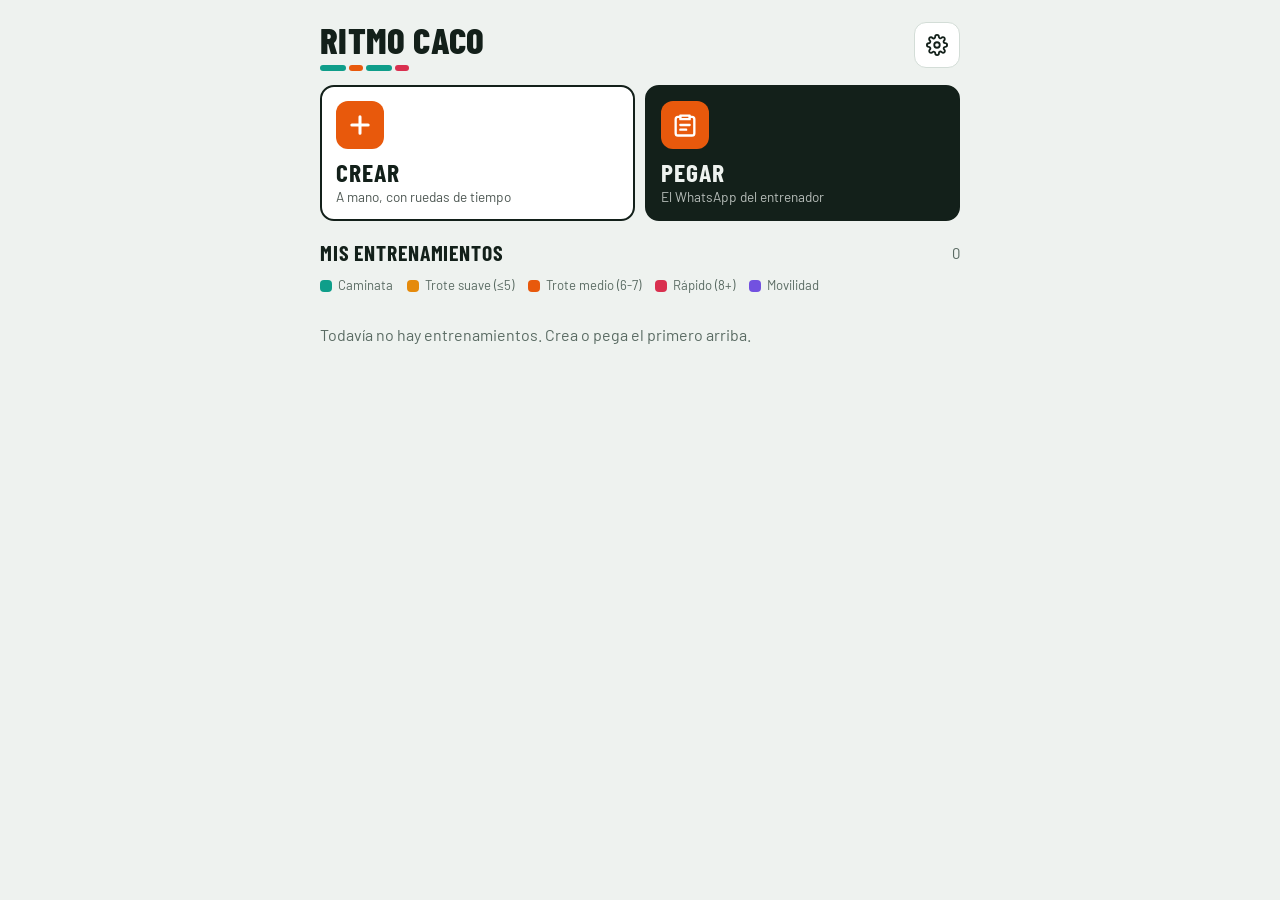
<file: index.html>
<!doctype html><html lang="es"><head><meta charset="utf-8"><meta name="viewport" content="width=device-width,initial-scale=1,viewport-fit=cover"><link rel="manifest" href="manifest.json"><style>:root{padding-top:env(safe-area-inset-top,0px);padding-bottom:env(safe-area-inset-bottom,0px)}body{margin:0}[hidden]{display:none!important}</style></head><body><title>Ritmo CACO</title>
<meta name="claude:viewport-fit-sides" content="cover">
<meta name="theme-color" content="#0E1A16">
<meta name="apple-mobile-web-app-capable" content="yes">
<meta name="mobile-web-app-capable" content="yes">
<link rel="preconnect" href="https://fonts.googleapis.com">
<link rel="preconnect" href="https://fonts.gstatic.com" crossorigin>
<link rel="stylesheet" href="https://fonts.googleapis.com/css2?family=Barlow+Condensed:wght@500;600;700;800&family=Barlow:wght@400;500;600;700&display=swap">
<style>
/* Layout: una columna estrecha tipo app; la pantalla de carrera ocupa todo y se tiñe del color del intervalo */
:root{
  --bg:#EEF2EF; --surface:#FFFFFF; --surface-2:#F6F8F6; --ink:#13201A; --muted:#5A6B63; --line:#D3DDD7;
  --accent:#E8590C; --accent-ink:#FFFFFF; --warn-bg:#FFF3D6; --warn-ink:#6B4A00; --warn-line:#F2D48A;
  --walk:#0F9E8A; --run-easy:#E58A0B; --run:#E8590C; --run-hard:#D9304F; --mob:#7251E0; --rest:#4F6170;
  --f-display:'Barlow Condensed','Roboto Condensed','Arial Narrow',sans-serif;
  --f-body:'Barlow',system-ui,-apple-system,'Segoe UI',Roboto,sans-serif;
  --r:14px;
}
@media (prefers-color-scheme: dark){:root:not([data-theme="light"]){
  --bg:#0C1311; --surface:#16201C; --surface-2:#1C2823; --ink:#E7EFEA; --muted:#93A59C; --line:#2A3832;
  --accent:#FF6B2C; --accent-ink:#140A04; --warn-bg:#2E2510; --warn-ink:#F3D58A; --warn-line:#5A4718; color-scheme:dark}}
:root[data-theme="dark"]{
  --bg:#0C1311; --surface:#16201C; --surface-2:#1C2823; --ink:#E7EFEA; --muted:#93A59C; --line:#2A3832;
  --accent:#FF6B2C; --accent-ink:#140A04; --warn-bg:#2E2510; --warn-ink:#F3D58A; --warn-line:#5A4718; color-scheme:dark}
html,body{height:100%}
body{background:var(--bg);color:var(--ink);font-family:var(--f-body);font-size:16px;line-height:1.45;-webkit-tap-highlight-color:transparent}
button,input,select,textarea{font:inherit;color:inherit}
button{cursor:pointer}
:focus-visible{outline:3px solid var(--accent);outline-offset:2px}
.wrap{max-width:640px;margin:0 auto;padding-left:max(16px,env(safe-area-inset-left,0px));padding-right:max(16px,env(safe-area-inset-right,0px));padding-block:14px 128px}
h1,h2,h3{font-family:var(--f-display);text-wrap:balance;margin:0;line-height:1.05}
h1{font-size:2.3rem;font-weight:800;letter-spacing:.01em;text-transform:uppercase}
h2{font-size:1.35rem;font-weight:700;text-transform:uppercase;letter-spacing:.04em}
h3{font-size:1.2rem;font-weight:700}
.eyebrow{font-size:.75rem;font-weight:700;letter-spacing:.12em;text-transform:uppercase;color:var(--muted)}
.muted{color:var(--muted)}
.row{display:flex;gap:10px;align-items:center}
.stack{display:flex;flex-direction:column;gap:12px}
.spacer{flex:1}
.num{font-variant-numeric:tabular-nums}

.topbar{display:flex;align-items:center;gap:10px;padding-block:6px 14px}
.brand{display:flex;flex-direction:column}
.brand .mark{display:flex;gap:3px;margin-top:6px}
.brand .mark i{height:6px;border-radius:3px}
.iconbtn{width:46px;height:46px;border-radius:12px;border:1px solid var(--line);background:var(--surface);display:grid;place-items:center;flex:none}
.iconbtn svg{width:22px;height:22px}

.btn{border:0;border-radius:12px;padding:12px 16px;font-weight:700;font-size:1rem;display:inline-flex;align-items:center;justify-content:center;gap:8px;min-height:48px;background:var(--surface-2);border:1px solid var(--line)}
.btn.primary{background:var(--accent);color:var(--accent-ink);border-color:transparent}
.btn.big{min-height:64px;font-size:1.15rem;font-family:var(--f-display);text-transform:uppercase;letter-spacing:.05em;width:100%}
.btn.ghost{background:transparent}
.btn.danger{color:var(--run-hard)}
.btn svg{width:20px;height:20px}

.cta{display:flex;align-items:center;gap:14px;width:100%;text-align:left;padding:16px;border-radius:var(--r);background:var(--ink);color:var(--bg);border:0;min-height:84px}
.cta .ic{width:48px;height:48px;border-radius:12px;background:var(--accent);color:var(--accent-ink);display:grid;place-items:center;flex:none}
.cta .ic svg{width:26px;height:26px}
.cta b{font-family:var(--f-display);font-size:1.35rem;text-transform:uppercase;letter-spacing:.03em;display:block;line-height:1.1}
.cta span{font-size:.9rem;opacity:.75}

.ctas{display:grid;grid-template-columns:1fr 1fr;gap:10px}
.cta2{display:flex;flex-direction:column;align-items:flex-start;gap:4px;text-align:left;padding:14px;border-radius:var(--r);border:2px solid var(--ink);background:var(--surface);color:var(--ink);min-height:128px;min-width:0}
.cta2.dark{background:var(--ink);color:var(--bg)}
.cta2 .ic{width:48px;height:48px;border-radius:12px;background:var(--accent);color:var(--accent-ink);display:grid;place-items:center;margin-bottom:6px}
.cta2 .ic svg{width:28px;height:28px}
.cta2 b{font-family:var(--f-display);font-size:1.6rem;text-transform:uppercase;letter-spacing:.04em;line-height:1}
.cta2 span:last-child{font-size:.85rem;opacity:.75;line-height:1.25}
.card{background:var(--surface);border:1px solid var(--line);border-radius:var(--r);padding:14px;display:flex;flex-direction:column;gap:10px}
.wcard .t{font-family:var(--f-display);font-size:1.35rem;font-weight:700;line-height:1.1}
.wcard .meta{display:flex;flex-wrap:wrap;gap:6px 12px;font-size:.9rem;color:var(--muted)}
.wcard .actions{display:flex;gap:8px}
.wcard .actions .btn{flex:1}

.tl{display:flex;height:14px;border-radius:7px;overflow:hidden;gap:2px;background:var(--surface-2)}
.tl i{display:block;min-width:2px}
.tl.big{height:22px;border-radius:8px}
.t-walk{--c:var(--walk)} .t-run-easy{--c:var(--run-easy)} .t-run{--c:var(--run)} .t-run-hard{--c:var(--run-hard)} .t-mobility{--c:var(--mob)} .t-rest{--c:var(--rest)}
.tl i{background:var(--c)}

.legend{display:flex;flex-wrap:wrap;gap:6px 14px;font-size:.82rem;color:var(--muted)}
.legend span{display:inline-flex;align-items:center;gap:6px}
.legend i{width:12px;height:12px;border-radius:4px;background:var(--c)}

.banner{background:var(--warn-bg);color:var(--warn-ink);border:1px solid var(--warn-line);border-radius:var(--r);padding:12px 14px;font-size:.95rem}
.banner ul{margin:6px 0 0;padding-left:18px;display:flex;flex-direction:column;gap:6px}
.banner b{font-family:var(--f-display);text-transform:uppercase;letter-spacing:.05em}

textarea{width:100%;min-height:42vh;border-radius:var(--r);border:1px solid var(--line);background:var(--surface);padding:14px;font-size:.95rem;resize:vertical;box-sizing:border-box}
input[type=text],input[type=number],select{border:1px solid var(--line);background:var(--surface);border-radius:10px;padding:10px 12px;min-height:46px;box-sizing:border-box;min-width:0}
.title-input{width:100%;font-family:var(--f-display);font-size:1.6rem;font-weight:700;border:0;border-bottom:2px solid var(--line);border-radius:0;background:transparent;padding:6px 0}

.summary{display:flex;align-items:flex-end;gap:18px;flex-wrap:wrap}
.summary .big{font-family:var(--f-display);font-size:3rem;font-weight:800;line-height:.9}
.summary .lbl{font-size:.8rem;color:var(--muted);text-transform:uppercase;letter-spacing:.08em;font-weight:700}

.sec{display:flex;flex-direction:column;gap:8px}
.sec-h{display:flex;align-items:baseline;gap:10px;padding-top:8px;border-top:2px solid var(--line)}
.sec-h .dur{margin-left:auto;font-family:var(--f-display);font-size:1.15rem;font-weight:700}
.sec-h .decl{font-size:.8rem;color:var(--muted)}
.iv{display:grid;grid-template-columns:auto 1fr auto;gap:8px;align-items:center;background:var(--surface);border:1px solid var(--line);border-left:6px solid var(--c);border-radius:12px;padding:8px}
.iv .r2{grid-column:1 / -1;display:grid;grid-template-columns:1fr 1fr;gap:8px}
.iv select{font-weight:700;color:var(--c);padding-inline:8px}
.iv input{width:100%}
.iv .del{width:40px;height:40px;border-radius:10px;border:0;background:transparent;color:var(--muted);font-size:1.4rem;line-height:1}
.field{display:flex;flex-direction:column;gap:2px}
.field small{font-size:.72rem;color:var(--muted);text-transform:uppercase;letter-spacing:.06em;font-weight:700;padding-left:2px}
.field .hint{font-size:.78rem;color:var(--muted);text-transform:none;letter-spacing:0;font-weight:500}
.grp{border:2px dashed var(--line);border-radius:var(--r);padding:10px;display:flex;flex-direction:column;gap:8px}
.grp-h{display:flex;align-items:center;gap:8px;flex-wrap:wrap}
.grp-h .x{font-family:var(--f-display);font-size:1.4rem;font-weight:800}
.stepper{display:flex;align-items:center;border:1px solid var(--line);border-radius:10px;overflow:hidden;background:var(--surface)}
.stepper button{width:42px;height:44px;border:0;background:transparent;font-size:1.3rem;font-weight:700}
.stepper input{width:52px;text-align:center;border:0;border-radius:0;min-height:44px;font-weight:700;font-size:1.1rem;padding:0}
.addrow{display:flex;gap:8px;flex-wrap:wrap}
.addrow .btn{min-height:40px;padding:8px 12px;font-size:.9rem}
details.src{background:var(--surface);border:1px solid var(--line);border-radius:var(--r);padding:10px 14px}
details.src summary{cursor:pointer;font-weight:600}
details.src pre{white-space:pre-wrap;font-family:var(--f-body);font-size:.85rem;color:var(--muted);margin:8px 0 0}

.amt{min-height:46px;border:1px solid var(--line);background:var(--surface-2);border-radius:10px;font-family:var(--f-display);font-size:1.35rem;font-weight:700;text-align:left;padding:4px 12px;width:100%}
.iv .r2 select{width:100%;color:var(--ink);font-weight:600}
.pk-prev{font-family:var(--f-display);font-size:3.2rem;font-weight:800;text-align:center;line-height:1}
.wheels{position:relative;display:flex;justify-content:center;align-items:flex-start;gap:6px}
.wheels::before{content:"";position:absolute;left:0;right:0;top:96px;height:48px;border-radius:12px;background:var(--surface);border:2px solid var(--accent);box-sizing:border-box;pointer-events:none}
.wcol{display:flex;flex-direction:column;align-items:center;gap:4px;position:relative}
.wheel{height:240px;width:110px;overflow-y:scroll;scroll-snap-type:y mandatory;padding-block:96px;box-sizing:border-box;scrollbar-width:none;-webkit-mask-image:linear-gradient(transparent,#000 35%,#000 65%,transparent);mask-image:linear-gradient(transparent,#000 35%,#000 65%,transparent);overscroll-behavior:contain;touch-action:pan-y}
.wheel::-webkit-scrollbar{display:none}
.wheel .wi{height:48px;line-height:48px;text-align:center;scroll-snap-align:center;font-family:var(--f-display);font-size:1.9rem;font-weight:700;cursor:pointer;font-variant-numeric:tabular-nums}
#wd{width:180px}
.wsep{position:relative;font-family:var(--f-display);font-size:2rem;font-weight:800;line-height:48px;margin-top:96px}
.wlab{font-size:.75rem;font-weight:700;text-transform:uppercase;letter-spacing:.1em;color:var(--muted)}
.dock{position:fixed;left:0;right:0;bottom:0;z-index:20;background:var(--bg);border-top:1px solid var(--line);padding-top:10px;padding-bottom:calc(10px + env(safe-area-inset-bottom,0px));padding-left:max(16px,env(safe-area-inset-left,0px));padding-right:max(16px,env(safe-area-inset-right,0px))}
.dock .in{max-width:640px;margin:0 auto;display:flex;gap:8px}
.dock .btn{flex:1}
.dock .btn.primary{flex:2}

/* hoja de ajustes */
.sheet{position:fixed;inset:0;z-index:50;background:rgba(0,0,0,.45);display:flex;align-items:flex-end;justify-content:center}
.sheet .panel{background:var(--bg);width:100%;max-width:640px;max-height:88vh;overflow:auto;border-radius:20px 20px 0 0;padding-top:18px;padding-bottom:calc(18px + env(safe-area-inset-bottom,0px));padding-left:max(16px,env(safe-area-inset-left,0px));padding-right:max(16px,env(safe-area-inset-right,0px));display:flex;flex-direction:column;gap:14px;box-sizing:border-box}
.set{display:flex;align-items:center;gap:12px;justify-content:space-between;padding:10px 0;border-bottom:1px solid var(--line)}
.set label{font-weight:600}
.set small{display:block;color:var(--muted);font-weight:400;font-size:.85rem}
.switch{appearance:none;-webkit-appearance:none;width:54px;height:32px;border-radius:16px;background:var(--line);position:relative;flex:none;cursor:pointer;transition:background .15s}
.switch::after{content:"";position:absolute;top:3px;left:3px;width:26px;height:26px;border-radius:50%;background:#fff;transition:transform .15s}
.switch:checked{background:var(--walk)}
.switch:checked::after{transform:translateX(22px)}
.seg{display:flex;border:1px solid var(--line);border-radius:10px;overflow:hidden}
.seg button{border:0;background:var(--surface);padding:8px 12px;font-weight:700;min-height:40px}
.seg button[aria-pressed="true"]{background:var(--ink);color:var(--bg)}
.info{font-size:.92rem;color:var(--muted)}
.info h3{color:var(--ink);font-size:1.05rem;margin:6px 0 4px}
.info p{margin:0 0 8px}

.toast{position:fixed;left:50%;transform:translateX(-50%);bottom:calc(96px + env(safe-area-inset-bottom,0px));z-index:80;background:var(--ink);color:var(--bg);padding:10px 16px;border-radius:12px;font-weight:600;max-width:calc(100% - 32px);box-sizing:border-box;text-align:center}

/* ---------- pantalla de carrera ---------- */
.run{position:fixed;inset:0;z-index:40;--c:var(--run);background:var(--c);color:#fff;display:grid;grid-template-rows:auto 1fr auto;transition:background .5s;
  padding-top:calc(10px + env(safe-area-inset-top,0px));padding-bottom:calc(12px + env(safe-area-inset-bottom,0px));padding-left:max(16px,env(safe-area-inset-left,0px));padding-right:max(16px,env(safe-area-inset-right,0px));overflow:hidden}
.run::before{content:"";position:absolute;inset:0;background:radial-gradient(120% 70% at 50% 0%,rgba(255,255,255,.18),transparent 60%),linear-gradient(180deg,transparent 55%,rgba(0,0,0,.28));pointer-events:none}
.run>*{position:relative;max-width:560px;width:100%;margin:0 auto}
.run .head{display:flex;align-items:center;gap:10px}
.run .head .sec{font-family:var(--f-display);font-weight:700;text-transform:uppercase;letter-spacing:.1em;font-size:1rem;opacity:.9;display:block}
.run .head .blk{font-family:var(--f-display);font-weight:800;font-size:1.5rem;line-height:1}
.run .rbtn{width:48px;height:48px;border-radius:14px;border:0;background:rgba(255,255,255,.18);color:#fff;display:grid;place-items:center;flex:none}
.run .rbtn svg{width:24px;height:24px}
.run .mid{display:flex;flex-direction:column;justify-content:center;align-items:center;text-align:center;gap:6px;min-height:0}
.run .kind{font-family:var(--f-display);font-weight:800;text-transform:uppercase;font-size:clamp(2rem,10vw,3.4rem);line-height:.95;letter-spacing:.01em}
.run .clock{font-family:var(--f-display);font-weight:800;font-size:clamp(5.5rem,34vw,12rem);line-height:.85;font-variant-numeric:tabular-nums;letter-spacing:-.01em}
.run .sub{font-size:1.1rem;font-weight:600;opacity:.9}
.run .rpe{display:inline-flex;align-items:center;gap:8px;background:rgba(0,0,0,.22);border-radius:999px;padding:6px 14px;font-weight:700;font-size:1.05rem}
.run .rpe .dots{display:flex;gap:3px}
.run .rpe .dots i{width:7px;height:14px;border-radius:2px;background:rgba(255,255,255,.3)}
.run .rpe .dots i.on{background:#fff}
.run .bar{width:100%;height:12px;border-radius:6px;background:rgba(0,0,0,.25);overflow:hidden;margin-top:10px}
.run .bar i{display:block;height:100%;background:#fff;border-radius:6px;width:0}
.run .next{display:flex;align-items:center;gap:12px;background:rgba(0,0,0,.24);border-radius:16px;padding:10px 14px;margin-top:14px;width:100%;box-sizing:border-box;text-align:left}
.run .next .sw{width:16px;height:40px;border-radius:6px;background:var(--nc,#fff);border:2px solid rgba(255,255,255,.7);flex:none}
.run .next .l{font-size:.75rem;text-transform:uppercase;letter-spacing:.1em;font-weight:700;opacity:.8}
.run .next .v{font-family:var(--f-display);font-size:1.35rem;font-weight:700;line-height:1.1}
.run .foot{display:flex;flex-direction:column;gap:12px}
.run .tlrun{position:relative}
.run .tlrun .tl{height:16px;background:rgba(0,0,0,.2);border-radius:6px}
.run .tlrun .tl i{border:1px solid rgba(255,255,255,.55);box-sizing:border-box}
.run .tlrun .tl i.done{opacity:.35}
.run .tlrun .pos{position:absolute;top:-5px;width:4px;height:26px;background:#fff;border-radius:2px;box-shadow:0 0 0 2px rgba(0,0,0,.25);transform:translateX(-2px)}
.run .stats{display:flex;justify-content:space-between;font-weight:700;font-size:1rem}
.run .ctrls{display:grid;grid-template-columns:1fr 1.5fr 1fr;gap:10px}
.run .ctrls button{border:0;border-radius:18px;background:rgba(255,255,255,.2);color:#fff;min-height:76px;display:grid;place-items:center}
.run .ctrls button.main{background:#fff;color:var(--c)}
.run .ctrls svg{width:34px;height:34px}
.run.paused .clock{animation:blink 1.2s steps(2) infinite}
@keyframes blink{50%{opacity:.35}}
@media (prefers-reduced-motion: reduce){.run{transition:none}.run.paused .clock{animation:none}}
.run .gpsd{font-family:var(--f-display);font-size:1.4rem;font-weight:700}
.run.done-screen .mid .clock{font-size:clamp(4rem,22vw,8rem)}

.pocket{position:fixed;inset:0;z-index:60;background:#000;color:#9aa;display:flex;flex-direction:column;align-items:center;justify-content:center;gap:16px;text-align:center;padding:24px;touch-action:none;user-select:none;-webkit-user-select:none}
.pocket .pc{font-family:var(--f-display);font-size:5rem;font-weight:800;color:#555;font-variant-numeric:tabular-nums}
.pocket .hold{width:96px;height:96px;border-radius:50%;border:3px solid #333;display:grid;place-items:center;color:#777;position:relative}
.pocket .hold svg{width:36px;height:36px}
.pocket .ring{position:absolute;inset:-3px;border-radius:50%;background:conic-gradient(#ccc var(--p,0%),transparent 0);-webkit-mask:radial-gradient(circle,transparent 45px,#000 46px);mask:radial-gradient(circle,transparent 45px,#000 46px)}
.confirm{position:fixed;inset:0;z-index:70;background:rgba(0,0,0,.6);display:flex;align-items:center;justify-content:center;padding:16px}
.confirm .box{background:var(--bg);color:var(--ink);border-radius:18px;padding:20px;max-width:380px;width:100%;display:flex;flex-direction:column;gap:14px;box-sizing:border-box}
.confirm .box .row .btn{flex:1}
</style>

<div class="wrap" id="view"></div>
<div class="dock" id="dock" hidden></div>
<div class="sheet" id="sheet" hidden></div>
<div class="toast" id="toast" hidden></div>

<section class="run" id="run" hidden aria-live="polite">
  <div class="head">
    <div><span class="sec" id="r-sec">Calentamiento</span><span class="blk num" id="r-blk"></span></div>
    <div class="spacer"></div>
    <button class="rbtn" id="r-voice" aria-label="Silenciar voz"></button>
    <button class="rbtn" id="r-lock" aria-label="Bloquear pantalla táctil"><svg viewBox="0 0 24 24" fill="none" stroke="currentColor" stroke-width="2.2" stroke-linecap="round"><rect x="5" y="11" width="14" height="10" rx="2"/><path d="M8 11V8a4 4 0 0 1 8 0v3"/></svg></button>
    <button class="rbtn" id="r-stop" aria-label="Terminar"><svg viewBox="0 0 24 24" fill="currentColor"><rect x="6" y="6" width="12" height="12" rx="2"/></svg></button>
  </div>
  <div class="mid">
    <div class="kind" id="r-kind">Trote</div>
    <div class="sub" id="r-label"></div>
    <div class="clock" id="r-clock">0:00</div>
    <div class="gpsd" id="r-gps" hidden></div>
    <div class="rpe" id="r-rpe" hidden><span id="r-rpe-t"></span><span class="dots" id="r-dots"></span></div>
    <div class="bar"><i id="r-bar"></i></div>
    <div class="next" id="r-next"><div class="sw" id="r-nsw"></div><div><div class="l">Después</div><div class="v" id="r-nv"></div></div></div>
  </div>
  <div class="foot">
    <div class="tlrun"><div class="tl" id="r-tl"></div><div class="pos" id="r-pos"></div></div>
    <div class="stats num"><span id="r-left"></span><span id="r-total"></span></div>
    <div class="ctrls">
      <button id="r-prev" aria-label="Intervalo anterior"><svg viewBox="0 0 24 24" fill="currentColor"><path d="M6 5h2v14H6zM20 5v14L9 12z"/></svg></button>
      <button id="r-play" class="main" aria-label="Pausa"></button>
      <button id="r-next-btn" aria-label="Saltar intervalo"><svg viewBox="0 0 24 24" fill="currentColor"><path d="M16 5h2v14h-2zM4 5v14l11-7z"/></svg></button>
    </div>
  </div>
</section>
<div class="pocket" id="pocket" hidden>
  <div class="pc" id="p-clock">0:00</div>
  <div id="p-kind" style="font-size:1.2rem;color:#777"></div>
  <div class="hold" id="p-hold"><div class="ring" id="p-ring"></div><svg viewBox="0 0 24 24" fill="none" stroke="currentColor" stroke-width="2.2" stroke-linecap="round"><rect x="5" y="11" width="14" height="10" rx="2"/><path d="M8 11V8a4 4 0 0 1 7.5-2"/></svg></div>
  <div style="font-size:.9rem;color:#666">Mantén pulsado para desbloquear</div>
</div>
<div class="confirm" id="confirm" hidden></div>

<script type="text/plain" id="sample"></script>
<script>/* Parser de mensajes del entrenador -> estructura de intervalos (reglas, sin API) */
const RC = (() => {
  const strip = s => s.normalize('NFD').replace(/[̀-ͯ]/g, '').toLowerCase();
  const cleanLine = l => l.replace(/\\(.)/g, '$1')
    .replace(/[\u{1F300}-\u{1FAFF}\u{2600}-\u{27BF}\u{FE0F}\u{200D}]/gu, '')
    .replace(/ /g, ' ').trim();
  const isBullet = l => /^\s*[•●▪◦*]/.test(l);
  const stripBullet = l => l.replace(/^[\s•●▪◦*\-–—]+/, '').replace(/^\d+\s*[.)](?!\d)\s*/, '').replace(/^[\s•\-–—]+/, '').trim();

  const QRE = /(\d{1,2}):(\d{2})\s*(?:min(?:uto)?s?(?![a-zñ])|')?|(\d+(?:[.,]\d+)?)\s*(?:minutos?|mins?|')(?![a-zñáéíóú])(?:\s*(?:y\s*)?(\d+)\s*(?:segundos?|segs?|s|")(?![a-zñ]))?|(\d+)\s*(?:segundos?|segs?|")(?![a-zñ])|(\d+(?:[.,]\d+)?)\s*(km|kil[oó]metros?|metros?|mts?|m)(?![a-zñáéíóú])/gi;
  function findQty(text) {
    const out = []; QRE.lastIndex = 0; let m;
    while ((m = QRE.exec(text))) {
      const q = { i: m.index, end: m.index + m[0].length };
      if (m[1] !== undefined) q.dur = (+m[1]) * 60 + (+m[2]);
      else if (m[3] !== undefined) q.dur = Math.round(parseFloat(m[3].replace(',', '.')) * 60) + (m[4] ? +m[4] : 0);
      else if (m[5] !== undefined) q.dur = +m[5];
      else { const v = parseFloat(m[6].replace(',', '.')); q.dist = /^k/i.test(m[7]) ? Math.round(v * 1000) : Math.round(v); }
      out.push(q);
    }
    return out;
  }
  function rpeOf(s) {
    let m = s.match(/(\d+(?:[.,]\d)?)(?:\s*(?:-|–|a)\s*(\d+))?\s*(?:sobre|\/)\s*10/i);
    if (m) return m[2] ? m[1] + '-' + m[2] : m[1];
    m = s.match(/rpe\s*(\d+(?:\s*-\s*\d+)?)/i);
    return m ? m[1].replace(/\s/g, '') : '';
  }
  const TYPE_RE = [['mobility', /movilidad|estiramiento|articular/], ['run', /trot|carrera|corr(?:er|iendo|e\b)|rodaje/], ['walk', /camin|andar|andando|paseo/]];
  const DEFAULT_LABEL = { run: 'Trote', walk: 'Caminata', mobility: 'Movilidad' };
  function typeOf(seg, fallback) {
    const s = strip(seg); let best = null;
    for (const [t, re] of TYPE_RE) { const m = s.match(re); if (m && (best === null || m.index < best.i)) best = { t, i: m.index }; }
    return best || { t: fallback, i: -1 };
  }
  function labelFrom(seg, idx, type) {
    if (idx < 0) return DEFAULT_LABEL[type];
    let t = seg.slice(idx);
    const stop = t.search(/[:.(,;!]|\s(?:para|hasta|durante|que|con|sin|pero|y\s+\d)\s|\s\d/i);
    if (stop > 0) t = t.slice(0, stop);
    t = t.trim().split(/\s+/).slice(0, 5).join(' ').replace(/\s+(de|a|y|el|la|en)$/i, '');
    if (t.length < 3) return DEFAULT_LABEL[type];
    return t.charAt(0).toUpperCase() + t.slice(1);
  }
  function makeInterval(seg, q, fallback) {
    const ty = typeOf(seg, fallback);
    const it = { kind: 'int', type: ty.t, label: labelFrom(seg, ty.i, ty.t), rpe: rpeOf(seg) };
    if (q.dist) it.dist = q.dist; else it.dur = q.dur;
    return it;
  }
  function intervalsFromText(text, fallback) {
    const res = [];
    let ci = -1;
    for (const clause of text.split(/\s*\+\s*|;\s+|\.\s+/)) {
      if (!clause.trim()) continue;
      ci++;
      let qs = findQty(clause);
      // una frase secundaria sin tipo de ejercicio es un comentario ("Aumentamos a 2 minutos")
      if (ci > 0 && qs.length && typeOf(clause, fallback).i < 0) qs = [];
      if (!qs.length) { const last = res[res.length - 1]; if (last && !last.rpe) last.rpe = rpeOf(clause); continue; }
      qs.forEach((q, k) => {
        const seg = clause.slice(k === 0 ? 0 : q.i, k + 1 < qs.length ? qs[k + 1].i : clause.length);
        if (k > 0 && typeOf(seg, fallback).i < 0) { const last = res[res.length - 1]; if (last && !last.rpe) last.rpe = rpeOf(seg); return; }
        res.push(makeInterval(seg, q, fallback));
      });
    }
    return res;
  }
  const SECT = { warmup: 'Calentamiento', main: 'Bloque principal', cooldown: 'Vuelta a la calma' };
  const FALLBACK = { warmup: 'walk', main: 'run', cooldown: 'walk' };
  function sectionOf(t) {
    const s = strip(t).slice(0, 40);
    if (/^calentamiento/.test(s)) return 'warmup';
    if (/^(bloque|parte)\s+principal/.test(s)) return 'main';
    if (/^(vuelta a la calma|enfriamiento)/.test(s)) return 'cooldown';
    return null;
  }
  const REPS_RE = /(?:de\s+)?(\d+)(?:\s*(?:a|-|o)\s*(\d+))?\s+(?:bloques|series|rondas|repeticiones|veces)\b/i;

  function itemSeconds(it, S) {
    if (it.kind === 'group') return it.reps * it.items.reduce((a, x) => a + itemSeconds(x, S), 0);
    if (it.dist) return Math.round(it.dist / 1000 * (it.type === 'run' ? S.paceRun : S.paceWalk));
    return it.dur || 0;
  }
  const secSeconds = (sec, S) => sec.items.reduce((a, x) => a + itemSeconds(x, S), 0);
  const hasDist = it => it.kind === 'group' ? it.items.some(hasDist) : !!it.dist;

  function niceTitle(t) {
    t = t.replace(/^\[[^\]]*\]\s*/, '').replace(/sesi[óo]n\s*/i, '').replace(/\((?:aprox\.?\s*)?[\d\s-]+min[^)]*\)/i, '')
      .replace(/^[\s:·\-–]+|[\s:·\-–]+$/g, '').replace(/\s{2,}/g, ' ');
    t = t.split(' ').map(w => (w.length > 1 && w === w.toUpperCase() && /[A-ZÁÉÍÓÚÑ]/.test(w)) ? w.toLowerCase() : w).join(' ');
    return t ? t.charAt(0).toUpperCase() + t.slice(1) : '';
  }
  function parseDate(l) {
    const m = l.match(/^\s*\[(\d{1,2})\/(\d{1,2})\/(\d{2,4})/);
    if (!m) return null;
    let y = +m[3]; if (y < 100) y += 2000;
    return new Date(y, +m[1] - 1, +m[2]).getTime();
  }
  const fmtMin = s => { s = Math.round(s); const m = Math.floor(s / 60), r = s % 60; return r ? `${m}:${String(r).padStart(2, '0')} min` : `${m} min`; };

  function parseSession(lines, S) {
    const w = { title: '', date: null, declared: null, declaredText: '', sections: [], warnings: [], source: lines.join('\n').trim() };
    let sec = null, group = null;
    const closeGroup = () => {
      if (!group) return;
      if (group.items.length) sec.items.push(group);
      else w.warnings.push(`Había ${group.reps} bloques pero no encontré qué hacer en cada uno. Añádelo a mano.`);
      group = null;
    };
    for (const raw0 of lines) {
      const raw = raw0.replace(/\\(.)/g, '$1');
      let line = cleanLine(raw);
      if (!line) continue;
      if (w.date === null) { const d = parseDate(line); if (d) w.date = d; }
      const body = stripBullet(line);
      const kind = sectionOf(body);
      if (kind) {
        if (sec) { closeGroup(); w.sections.push(sec); }
        sec = { kind, name: SECT[kind], items: [], declared: null };
        const p = body.match(/\(([^)]*)\)/);
        if (p) { const q = findQty(p[1]).find(x => x.dur); if (q) sec.declared = q.dur; }
        const from = p ? body.indexOf(p[0]) + p[0].length : 0;
        const ci = body.indexOf(':', from);
        sec.rest = ci >= 0 ? body.slice(ci + 1).trim() : '';
        if (sec.rest) line = sec.rest; else continue;
      } else if (!sec) {
        if (!w.title && /sesi[óo]n\b/i.test(line)) w.title = niceTitle(line);
        const t = line.match(/(\d+)(?:\s*-\s*(\d+))?\s*min/i);
        if (t && /total|aprox|\(/i.test(line)) { w.declared = +t[1] * 60; w.declaredText = t[2] ? `${t[1]}-${t[2]} min` : `${t[1]} min`; }
        continue;
      }
      const text = sec.rest === line ? line : stripBullet(line);
      const reps = sec.kind === 'main' ? text.match(REPS_RE) : null;
      if (reps) {
        closeGroup();
        group = { kind: 'group', reps: +reps[1], items: [], declared: null };
        if (reps[2]) w.warnings.push(`El entrenador dice de ${reps[1]} a ${reps[2]} bloques. He puesto ${reps[1]}; súbelo en el editor si te ves bien.`);
        const before = findQty(text.slice(0, reps.index)).find(q => q.dur);
        if (before) group.declared = before.dur;
        const after = text.slice(reps.index + reps[0].length);
        intervalsFromText(after, FALLBACK.main).forEach(x => group.items.push(x));
        continue;
      }
      const ivs = intervalsFromText(text, FALLBACK[sec.kind]);
      if (!ivs.length) continue;
      if (group && isBullet(raw) && group.items.length) closeGroup();
      for (const iv of ivs) {
        if (group) {
          group.items.push(iv);
          if (group.declared && itemSeconds(group, S) >= group.declared - 1) closeGroup();
        } else sec.items.push(iv);
      }
    }
    if (sec) { closeGroup(); w.sections.push(sec); }
    // secciones sin intervalos pero con duración declarada
    for (const s of w.sections) {
      if (!s.items.length && s.declared) {
        const ty = typeOf(s.rest || '', FALLBACK[s.kind]);
        let label = s.rest ? labelFrom(s.rest, ty.i, ty.t) : '';
        if (!s.rest || ty.i < 0) label = s.kind === 'cooldown' ? 'Caminata muy suave' : DEFAULT_LABEL[ty.t];
        s.items.push({ kind: 'int', type: ty.t, label, rpe: rpeOf(s.rest || ''), dur: s.declared });
      }
      delete s.rest;
    }
    // comprobaciones
    let anyDist = false;
    for (const s of w.sections) {
      const calc = secSeconds(s, S), d = s.items.some(hasDist);
      anyDist = anyDist || d;
      if (s.declared && !d && Math.abs(calc - s.declared) > 30) {
        const g = s.items.find(x => x.kind === 'group');
        const how = g ? ` (${g.reps} × ${fmtMin(itemSeconds({ ...g, reps: 1 }, S))})` : '';
        w.warnings.push(`${s.name}: el mensaje dice ${fmtMin(s.declared)}, pero los intervalos suman ${fmtMin(calc)}${how}. He respetado los intervalos.`);
      }
    }
    if (anyDist) w.warnings.push('Hay intervalos por distancia. Los convierto a tiempo estimado con tus ritmos (ajustes). Si tu móvil lo permite, puedes activar el GPS para medir los metros de verdad.');
    const total = w.sections.reduce((a, s) => a + secSeconds(s, S), 0);
    if (w.declared && !anyDist && Math.abs(total - w.declared) > 60) w.warnings.push(`El total del mensaje es ${w.declaredText}, pero la sesión suma ${fmtMin(total)}.`);
    if (!w.sections.length || !total) w.warnings.unshift('No he reconocido bien el formato. Revisa los intervalos o añádelos a mano.');
    if (!w.title) w.title = 'Sesión';
    return w;
  }

  function parse(text, S) {
    const lines = text.replace(/\r/g, '').split('\n');
    const chunks = []; let cur = [];
    const hasSection = arr => arr.some(l => sectionOf(stripBullet(cleanLine(l))));
    for (const l of lines) {
      const startsNew = /^\s*\\?\[\d{1,2}\/\d{1,2}\/\d{2,4}/.test(l) || (/^[^a-zA-Z0-9]*sesi[óo]n\b/i.test(cleanLine(l)) && hasSection(cur));
      if (startsNew && cur.some(x => x.trim())) { chunks.push(cur); cur = []; }
      cur.push(l);
    }
    if (cur.some(x => x.trim())) chunks.push(cur);
    let sessions = chunks.map(c => parseSession(c, S));
    // sin cabeceras de sección: tratar todo como bloque principal
    sessions = sessions.map((w, i) => {
      if (w.sections.length) return w;
      const alt = parseSession(['Bloque principal:', ...chunks[i]], S);
      alt.title = w.title || 'Sesión';
      return alt;
    }).filter(w => w.sections.some(s => s.items.length) || sessions.length === 1);
    return sessions;
  }
  return { parse, itemSeconds, secSeconds, findQty, rpeOf, typeOf, labelFrom };
})();
if (typeof module !== 'undefined') module.exports = RC;
</script>
<script>(() => {
'use strict';
const $ = s => document.querySelector(s);
const esc = s => String(s ?? '').replace(/[&<>"']/g, c => ({ '&': '&amp;', '<': '&lt;', '>': '&gt;', '"': '&quot;', "'": '&#39;' }[c]));
const store = {
  get(k, d) { try { const v = localStorage.getItem(k); return v ? JSON.parse(v) : d; } catch (e) { return d; } },
  set(k, v) { try { localStorage.setItem(k, JSON.stringify(v)); } catch (e) {} },
  del(k) { try { localStorage.removeItem(k); } catch (e) {} }
};
const EXAMPLE = `SESIÓN JUEVES: CACOs (39 min total)
1. Calentamiento (10 min):
5 min de caminata a ritmo vivo para subir pulsaciones.
5 min de movilidad articular dinámica.
2. Bloque Principal (24 min):
Vas a realizar 8 bloques continuos de la siguiente secuencia:
1 minuto de trote suave: El esfuerzo debe ser de un 4-5 sobre 10
2 minutos de caminata activa: Caminar a ritmo rápido.
3. Vuelta a la calma (5 min):
5 min caminando muy suave.`;
const uid = () => Math.random().toString(36).slice(2, 10);
const ICON = {
  paste: '<svg viewBox="0 0 24 24" fill="none" stroke="currentColor" stroke-width="2" stroke-linecap="round" stroke-linejoin="round"><path d="M8 4h8v3H8z"/><path d="M16 5h2a2 2 0 0 1 2 2v12a2 2 0 0 1-2 2H6a2 2 0 0 1-2-2V7a2 2 0 0 1 2-2h2"/><path d="M8 12h8M8 16h5"/></svg>',
  gear: '<svg viewBox="0 0 24 24" fill="none" stroke="currentColor" stroke-width="2" stroke-linecap="round"><circle cx="12" cy="12" r="3"/><path d="M19.4 15a1.7 1.7 0 0 0 .3 1.8l.1.1a2 2 0 1 1-2.8 2.8l-.1-.1a1.7 1.7 0 0 0-1.8-.3 1.7 1.7 0 0 0-1 1.5V21a2 2 0 1 1-4 0v-.1a1.7 1.7 0 0 0-1.1-1.5 1.7 1.7 0 0 0-1.8.3l-.1.1a2 2 0 1 1-2.8-2.8l.1-.1a1.7 1.7 0 0 0 .3-1.8 1.7 1.7 0 0 0-1.5-1H3a2 2 0 1 1 0-4h.1a1.7 1.7 0 0 0 1.5-1.1 1.7 1.7 0 0 0-.3-1.8l-.1-.1a2 2 0 1 1 2.8-2.8l.1.1a1.7 1.7 0 0 0 1.8.3H9a1.7 1.7 0 0 0 1-1.5V3a2 2 0 1 1 4 0v.1a1.7 1.7 0 0 0 1 1.5 1.7 1.7 0 0 0 1.8-.3l.1-.1a2 2 0 1 1 2.8 2.8l-.1.1a1.7 1.7 0 0 0-.3 1.8V9a1.7 1.7 0 0 0 1.5 1H21a2 2 0 1 1 0 4h-.1a1.7 1.7 0 0 0-1.5 1z"/></svg>',
  plus: '<svg viewBox="0 0 24 24" fill="none" stroke="currentColor" stroke-width="2.6" stroke-linecap="round"><path d="M12 5v14M5 12h14"/></svg>',
  back: '<svg viewBox="0 0 24 24" fill="none" stroke="currentColor" stroke-width="2.4" stroke-linecap="round" stroke-linejoin="round"><path d="M15 5l-7 7 7 7"/></svg>',
  play: '<svg viewBox="0 0 24 24" fill="currentColor"><path d="M7 4.5v15l13-7.5z"/></svg>',
  pause: '<svg viewBox="0 0 24 24" fill="currentColor"><rect x="6" y="4.5" width="4.2" height="15" rx="1"/><rect x="13.8" y="4.5" width="4.2" height="15" rx="1"/></svg>',
  voiceOn: '<svg viewBox="0 0 24 24" fill="none" stroke="currentColor" stroke-width="2.2" stroke-linecap="round" stroke-linejoin="round"><path d="M4 9v6h4l5 4V5L8 9z"/><path d="M16.5 8.5a5 5 0 0 1 0 7M19 6a8.5 8.5 0 0 1 0 12"/></svg>',
  voiceOff: '<svg viewBox="0 0 24 24" fill="none" stroke="currentColor" stroke-width="2.2" stroke-linecap="round" stroke-linejoin="round"><path d="M4 9v6h4l5 4V5L8 9z"/><path d="M17 9l5 6M22 9l-5 6"/></svg>'
};

/* ---------- ajustes ---------- */
const DEFAULTS = { voice: true, voiceURI: '', rate: 1, prewarn: 10, beeps: true, detail: 'full', paceRun: 420, paceWalk: 600, gps: true, theme: '', duck: true };
let S = Object.assign({}, DEFAULTS, store.get('rc.settings', {}));
const saveS = () => store.set('rc.settings', S);
if (S.theme) document.documentElement.setAttribute('data-theme', S.theme);

/* ---------- formato ---------- */
const pad = n => String(n).padStart(2, '0');
function fmt(sec) { sec = Math.max(0, Math.round(sec)); const h = Math.floor(sec / 3600), m = Math.floor(sec % 3600 / 60), s = sec % 60; return h ? `${h}:${pad(m)}:${pad(s)}` : `${m}:${pad(s)}`; }
function fmtLong(sec) { sec = Math.round(sec); const m = Math.floor(sec / 60), s = sec % 60; if (m >= 60) return `${Math.floor(m / 60)} h ${pad(m % 60)} min`; return s ? `${m} min ${s} s` : `${m} min`; }
function sayDur(sec) { sec = Math.round(sec); const m = Math.floor(sec / 60), s = sec % 60; const p = []; if (m) p.push(m === 1 ? 'un minuto' : `${m} minutos`); if (s) p.push(`${s} segundos`); return p.join(' y ') || '0 segundos'; }
function sayDist(m) { return m >= 1000 ? `${(m / 1000).toString().replace('.', ' coma ')} kilómetros` : `${m} metros`; }
const sayRpe = r => r.replace(/[.,]/, ' coma ').replace('-', ' a ');
const rpeMax = r => { const n = String(r || '').match(/\d+(?:[.,]\d)?/g); return n ? Math.max(...n.map(x => parseFloat(x.replace(',', '.')))) : null; };
function tclass(it) {
  if (it.type === 'walk') return 't-walk';
  if (it.type === 'mobility') return 't-mobility';
  if (it.type === 'rest') return 't-rest';
  const n = rpeMax(it.rpe);
  if (n === null) return 't-run';
  return n >= 8 ? 't-run-hard' : n >= 6 ? 't-run' : 't-run-easy';
}
const TYPE_NAME = { run: 'Trote', walk: 'Caminata', mobility: 'Movilidad', rest: 'Descanso' };
function parseAmount(str) {
  const s = String(str).trim().toLowerCase().replace(',', '.');
  let m;
  if ((m = s.match(/^(\d+(?:\.\d+)?)\s*km$/))) return { dist: Math.round(parseFloat(m[1]) * 1000) };
  if ((m = s.match(/^(\d+)\s*m(?:etros?)?$/))) return { dist: +m[1] };
  if ((m = s.match(/^(\d+):(\d{1,2})$/))) return { dur: +m[1] * 60 + +m[2] };
  if ((m = s.match(/^(\d+)\s*s(?:eg(?:undos)?)?$/))) return { dur: +m[1] };
  if ((m = s.match(/^(\d+(?:\.\d+)?)\s*(?:min(?:utos)?|')?$/))) return { dur: Math.round(parseFloat(m[1]) * 60) };
  return null;
}
const amountStr = it => it.dist ? (it.dist >= 1000 ? `${it.dist / 1000} km` : `${it.dist} m`) : fmt(it.dur || 0);
const paceStr = s => `${Math.floor(s / 60)}:${pad(s % 60)}`;

/* ---------- datos ---------- */
let workouts = store.get('rc.workouts', null);
function saveW() { store.set('rc.workouts', workouts); }
function fromParse(p) { return { id: uid(), title: p.title, date: p.date || Date.now(), declaredText: p.declaredText, sections: p.sections, warnings: p.warnings, source: p.source, seed: false }; }
if (!Array.isArray(workouts)) {
  try {
    const txt = document.getElementById('sample').textContent;
    workouts = RC.parse(txt, S).map(p => Object.assign(fromParse(p), { seed: true }));
  } catch (e) { workouts = []; }
  saveW();
}
const total = w => w.sections.reduce((a, s) => a + RC.secSeconds(s, S), 0);
function buildSteps(w) {
  const steps = [];
  w.sections.forEach(sec => sec.items.forEach(it => {
    if (it.kind === 'group') { for (let r = 1; r <= it.reps; r++) it.items.forEach((x, xi) => steps.push(mk(x, sec, { block: r, blocks: it.reps, first: xi === 0 }))); }
    else steps.push(mk(it, sec, null));
  }));
  return steps;
  function mk(x, sec, b) { return Object.assign({}, x, { dur: RC.itemSeconds(x, S), section: sec.kind, sectionName: sec.name, b }); }
}
function timeline(steps, cls = '') { return `<div class="tl ${cls}">${steps.map(s => `<i class="${tclass(s)}" style="flex:${Math.max(1, s.dur)}"></i>`).join('')}</div>`; }

/* ---------- vistas ---------- */
const view = $('#view'), dock = $('#dock');
let draft = null, draftIsNew = false;
function toast(msg, ms = 2600) { const t = $('#toast'); t.textContent = msg; t.hidden = false; clearTimeout(toast.t); toast.t = setTimeout(() => t.hidden = true, ms); }

function renderHome() {
  draft = null; dock.hidden = true;
  const act = store.get('rc.active', null);
  const resumable = act && Date.now() - act.at < 4 * 3600e3 && workouts.find(w => w.id === act.wid);
  const list = workouts.slice().sort((a, b) => (b.date || 0) - (a.date || 0));
  view.innerHTML = `
  <div class="topbar">
    <div class="brand"><h1>Ritmo CACO</h1><div class="mark"><i class="t-walk" style="width:26px;background:var(--c)"></i><i class="t-run" style="width:14px;background:var(--c)"></i><i class="t-walk" style="width:26px;background:var(--c)"></i><i class="t-run-hard" style="width:14px;background:var(--c)"></i></div></div>
    <div class="spacer"></div>
    <button class="iconbtn" data-act="settings" aria-label="Ajustes">${ICON.gear}</button>
  </div>
  <div class="stack">
    ${resumable ? `<div class="banner row"><div style="flex:1"><b>Entreno a medias</b><div>${esc(resumable.title)}</div></div><button class="btn primary" data-act="resume">Reanudar</button><button class="btn ghost" data-act="discard">Descartar</button></div>` : ''}
    <div class="ctas">
      <button class="cta2" data-act="manual"><span class="ic">${ICON.plus}</span><b>Crear</b><span>A mano, con ruedas de tiempo</span></button>
      <button class="cta2 dark" data-act="import"><span class="ic">${ICON.paste}</span><b>Pegar</b><span>El WhatsApp del entrenador</span></button>
    </div>
    <div class="row" style="margin-top:8px"><h2>Mis entrenamientos</h2><div class="spacer"></div><span class="muted num">${list.length}</span></div>
    <div class="legend">${legend()}</div>
    ${list.length ? '' : '<p class="muted">Todavía no hay entrenamientos. Crea o pega el primero arriba.</p>'}
    ${list.map(w => { const st = buildSteps(w); return `
      <article class="card wcard">
        <div class="t">${esc(w.title)}</div>
        <div class="meta num"><span>${new Date(w.date).toLocaleDateString('es-ES', { weekday: 'short', day: 'numeric', month: 'short' })}</span><span>${fmtLong(total(w))}</span><span>${st.length} intervalos</span>${w.warnings && w.warnings.length ? `<span style="color:var(--warn-ink)">${w.warnings.length} aviso${w.warnings.length > 1 ? 's' : ''}</span>` : ''}</div>
        ${timeline(st)}
        <div class="actions"><button class="btn" data-act="edit" data-id="${w.id}">Revisar</button><button class="btn primary" data-act="start" data-id="${w.id}">${ICON.play} Empezar</button></div>
      </article>`; }).join('')}
  </div>`;
}
function legend() {
  return [['t-walk', 'Caminata'], ['t-run-easy', 'Trote suave (≤5)'], ['t-run', 'Trote medio (6-7)'], ['t-run-hard', 'Rápido (8+)'], ['t-mobility', 'Movilidad']]
    .map(([c, n]) => `<span class="${c}"><i></i>${n}</span>`).join('');
}

function renderImport() {
  dock.hidden = false;
  dock.innerHTML = `<div class="in"><button class="btn" data-act="home">Cancelar</button><button class="btn primary" data-act="convert">Convertir en intervalos</button></div>`;
  view.innerHTML = `
  <div class="topbar"><button class="iconbtn" data-act="home" aria-label="Volver">${ICON.back}</button><h2>Pegar entrenamiento</h2></div>
  <div class="stack">
    <p class="muted" style="margin:0">Mantén pulsado el mensaje en WhatsApp, Copiar, y pégalo aquí. Puedes pegar varios mensajes a la vez: cada sesión se guarda por separado.</p>
    <textarea id="paste" placeholder="SESIÓN JUEVES: CACOs&#10;1. Calentamiento (10 min):&#10;5 min de caminata a ritmo vivo…&#10;2. Bloque Principal (24 min):&#10;8 bloques continuos de:&#10;1 minuto de trote suave (4-5 sobre 10)&#10;2 minutos de caminata activa&#10;3. Vuelta a la calma (5 min)…"></textarea>
    <button class="btn ghost" data-act="example" style="align-self:flex-start">Probar con un ejemplo</button>
  </div>`;
}

function renderEditor() {
  const w = draft, steps = buildSteps(w), tot = total(w);
  dock.hidden = false;
  dock.innerHTML = `<div class="in"><button class="btn" data-act="save">Guardar</button><button class="btn primary" data-act="start-draft">${ICON.play} Empezar</button></div>`;
  view.innerHTML = `
  <div class="topbar"><button class="iconbtn" data-act="home" aria-label="Volver">${ICON.back}</button><span class="eyebrow">${draftIsNew ? 'Nuevo entrenamiento' : 'Revisar entrenamiento'}</span></div>
  <div class="stack">
    <input class="title-input" type="text" id="w-title" value="${esc(w.title)}" aria-label="Nombre">
    <div class="summary num" id="w-sum">${summaryHTML(w, steps, tot)}</div>
    <div id="w-tl">${timeline(steps, 'big')}</div>
    <div class="legend">${legend()}</div>
    ${w.warnings && w.warnings.length ? `<div class="banner"><b>Revisa esto</b><ul>${w.warnings.map(x => `<li>${esc(x)}</li>`).join('')}</ul></div>` : ''}
    ${w.sections.map((sec, si) => `
      <section class="sec">
        <div class="sec-h"><h3>${esc(sec.name)}</h3>${sec.declared ? `<span class="decl">mensaje: ${fmtLong(sec.declared)}</span>` : ''}<span class="dur num" data-secdur="${si}">${fmt(RC.secSeconds(sec, S))}</span></div>
        ${sec.items.map((it, ii) => it.kind === 'group' ? groupHTML(it, `${si}/${ii}`) : ivHTML(it, `${si}/${ii}`)).join('')}
        <div class="addrow"><button class="btn" data-act="add-int" data-path="${si}">+ Intervalo</button>${sec.kind === 'main' ? `<button class="btn" data-act="add-grp" data-path="${si}">+ Bloque que se repite</button>` : ''}</div>
      </section>`).join('')}
    ${w.source ? `<details class="src"><summary>Mensaje original</summary><pre>${esc(w.source)}</pre></details>` : ''}
    ${draftIsNew ? '' : `<button class="btn ghost danger" data-act="delete" style="align-self:flex-start">Borrar entrenamiento</button>`}
  </div>`;
}
function summaryHTML(w, steps, tot) {
  return `<div><div class="lbl">Total</div><div class="big">${fmt(tot)}</div></div>
    <div><div class="lbl">Intervalos</div><div class="big">${steps.length}</div></div>
    ${w.declaredText ? `<div class="muted" style="padding-bottom:6px">El mensaje decía ${esc(w.declaredText)}</div>` : ''}`;
}
const RPE_OPTS = ['', '1', '2', '3', '4', '4-5', '5', '5-6', '6', '6-7', '7', '7-8', '8', '8-9', '9', '10'];
function ivHTML(it, path) {
  const est = it.dist ? `≈ ${fmt(RC.itemSeconds(it, S))} a tu ritmo` : '';
  return `<div class="iv ${tclass(it)}" data-path="${path}">
    <select data-f="type" aria-label="Tipo">${Object.entries(TYPE_NAME).map(([k, n]) => `<option value="${k}"${k === it.type ? ' selected' : ''}>${n}</option>`).join('')}</select>
    <input type="text" data-f="label" value="${esc(it.label)}" aria-label="Descripción">
    <button class="del" data-act="del" aria-label="Quitar">×</button>
    <div class="r2">
      <div class="field"><small>${it.dist ? 'Distancia' : 'Duración'}</small><button type="button" class="amt num" data-act="pick">${esc(amountStr(it))}</button><span class="hint" data-est>${est}</span></div>
      <label class="field"><small>Esfuerzo /10</small><select data-f="rpe" class="num">${RPE_OPTS.concat(it.rpe && !RPE_OPTS.includes(it.rpe) ? [it.rpe] : []).map(o => `<option value="${o}"${o === (it.rpe || '') ? ' selected' : ''}>${o ? o.replace('-', '–') + ' /10' : 'Sin indicar'}</option>`).join('')}</select></label>
    </div>
  </div>`;
}
function groupHTML(g, path) {
  const one = g.items.reduce((a, x) => a + RC.itemSeconds(x, S), 0);
  return `<div class="grp" data-path="${path}">
    <div class="grp-h"><span class="x">Repetir</span>
      <div class="stepper"><button data-act="reps-" aria-label="Menos">−</button><input type="number" data-f="reps" value="${g.reps}" min="1" max="99" aria-label="Repeticiones"><button data-act="reps+" aria-label="Más">+</button></div>
      <span class="muted num" data-grpinfo>veces · ${fmt(one)} cada uno = ${fmt(one * g.reps)}</span>
      <div class="spacer"></div><button class="del btn ghost" data-act="del" aria-label="Quitar bloque" style="min-height:40px;padding:6px 10px">×</button></div>
    ${g.items.map((x, xi) => ivHTML(x, `${path}/${xi}`)).join('')}
    <div class="addrow"><button class="btn" data-act="add-int" data-path="${path}">+ Intervalo en el bloque</button></div>
  </div>`;
}
function getByPath(path) {
  const p = String(path).split('/').map(Number);
  const sec = draft.sections[p[0]];
  if (p.length === 1) return { list: sec.items };
  if (p.length === 2) return { list: sec.items, i: p[1], item: sec.items[p[1]] };
  const g = sec.items[p[1]]; return { list: g.items, i: p[2], item: g.items[p[2]], group: g };
}
function refreshEditorStats() {
  const steps = buildSteps(draft);
  $('#w-sum').innerHTML = summaryHTML(draft, steps, total(draft));
  $('#w-tl').innerHTML = timeline(steps, 'big');
  draft.sections.forEach((s, si) => { const e = document.querySelector(`[data-secdur="${si}"]`); if (e) e.textContent = fmt(RC.secSeconds(s, S)); });
  document.querySelectorAll('.grp').forEach(el => { const g = getByPath(el.dataset.path).item; const one = g.items.reduce((a, x) => a + RC.itemSeconds(x, S), 0); const inf = el.querySelector('[data-grpinfo]'); if (inf) inf.textContent = `veces · ${fmt(one)} cada uno = ${fmt(one * g.reps)}`; });
}

/* ---------- eventos de la app ---------- */
document.addEventListener('click', e => {
  const b = e.target.closest('[data-act]'); if (!b) return;
  const act = b.dataset.act, id = b.dataset.id;
  const w = id && workouts.find(x => x.id === id);
  switch (act) {
    case 'home': renderHome(); scrollTo(0, 0); break;
    case 'manual': draft = newManual(); draftIsNew = true; renderEditor(); scrollTo(0, 0); break;
    case 'pick': openPicker(b.closest('[data-path]').dataset.path); break;
    case 'import': renderImport(); scrollTo(0, 0); setTimeout(() => $('#paste') && $('#paste').focus(), 50); break;
    case 'example': $('#paste').value = (workouts.find(x => x.source) || {}).source || EXAMPLE; break;
    case 'convert': {
      const txt = $('#paste').value.trim();
      if (!txt) { toast('Pega primero el mensaje del entrenador'); return; }
      const res = RC.parse(txt, S).map(fromParse);
      if (!res.length) { toast('No he encontrado intervalos en ese texto'); return; }
      if (res.length > 1) { res.forEach(r => workouts.push(r)); saveW(); renderHome(); toast(`${res.length} sesiones añadidas`); return; }
      draft = res[0]; draftIsNew = true; renderEditor(); scrollTo(0, 0); break;
    }
    case 'edit': draft = JSON.parse(JSON.stringify(w)); draftIsNew = false; renderEditor(); scrollTo(0, 0); break;
    case 'start': startRun(w); break;
    case 'save': saveDraft(); renderHome(); toast('Guardado'); break;
    case 'start-draft': { const sw = saveDraft(); startRun(sw); break; }
    case 'delete': askConfirm('¿Borrar este entrenamiento?', 'Borrar', () => { workouts = workouts.filter(x => x.id !== draft.id); saveW(); renderHome(); toast('Borrado'); }); break;
    case 'del': { const r = getByPath(b.closest('[data-path]').dataset.path); r.list.splice(r.i, 1); if (r.group && !r.group.items.length) { const pr = getByPath(b.closest('.grp').dataset.path); pr.list.splice(pr.i, 1); } renderEditor(); break; }
    case 'add-int': { const r = getByPath(b.dataset.path); const list = r.item && r.item.kind === 'group' ? r.item.items : r.list; const main = draft.sections[+b.dataset.path.split('/')[0]].kind === 'main'; list.push({ kind: 'int', type: main ? 'run' : 'walk', label: main ? 'Trote' : 'Caminata', dur: 60, rpe: '' }); renderEditor(); break; }
    case 'add-grp': getByPath(b.dataset.path).list.push({ kind: 'group', reps: 5, items: [{ kind: 'int', type: 'run', label: 'Trote', dur: 60, rpe: '6' }, { kind: 'int', type: 'walk', label: 'Caminata activa', dur: 60, rpe: '' }] }); renderEditor(); break;
    case 'reps-': case 'reps+': { const g = getByPath(b.closest('.grp').dataset.path).item; g.reps = Math.max(1, Math.min(99, g.reps + (act === 'reps+' ? 1 : -1))); b.parentNode.querySelector('input').value = g.reps; refreshEditorStats(); break; }
    case 'settings': renderSettings(); break;
    case 'close-sheet': $('#sheet').hidden = true; if (!draft) renderHome(); else renderEditor(); break;
    case 'resume': { const a = store.get('rc.active', null); const rw = a && workouts.find(x => x.id === a.wid); if (rw) startRun(rw, a); break; }
    case 'discard': store.del('rc.active'); renderHome(); break;
    case 'test-voice': primeAudio(); say('Trote rápido. Un minuto y 30 segundos. Esfuerzo 7 a 8 sobre 10. Bloque 3 de 10. Quedan 15 intervalos.', true); break;
    case 'theme': S.theme = b.dataset.v; saveS(); if (S.theme) document.documentElement.setAttribute('data-theme', S.theme); else document.documentElement.removeAttribute('data-theme'); renderSettings(); break;
    case 'detail': S.detail = b.dataset.v; saveS(); renderSettings(); break;
    case 'prewarn': S.prewarn = +b.dataset.v; saveS(); renderSettings(); break;
  }
});
document.addEventListener('input', e => {
  const el = e.target;
  if (el.id === 'w-title' && draft) { draft.title = el.value; return; }
  const f = el.dataset && el.dataset.f; if (!f || !draft) return;
  const holder = el.closest('[data-path]'); if (!holder) return;
  const r = getByPath(holder.dataset.path), it = r.item;
  if (f === 'label') it.label = el.value;
  else if (f === 'rpe') { it.rpe = el.value.trim().replace(/\s*(?:a|–)\s*/, '-'); holder.className = `iv ${tclass(it)}`; }
  else if (f === 'type') { it.type = el.value; holder.className = `iv ${tclass(it)}`; }
  else if (f === 'amount') { const a = parseAmount(el.value); el.style.borderColor = a ? '' : 'var(--run-hard)'; if (a) { delete it.dur; delete it.dist; Object.assign(it, a); const h = holder.querySelector('[data-est]'); if (h) h.textContent = it.dist ? `≈ ${fmt(RC.itemSeconds(it, S))} a tu ritmo` : ''; } }
  else if (f === 'reps') { const n = parseInt(el.value, 10); if (n > 0) it.reps = Math.min(99, n); }
  refreshEditorStats();
});
function saveDraft() {
  const d = JSON.parse(JSON.stringify(draft));
  const i = workouts.findIndex(x => x.id === d.id);
  if (i >= 0) workouts[i] = d; else workouts.push(d);
  saveW(); draftIsNew = false; return d;
}
function askConfirm(msg, okLabel, fn, cancelLabel = 'Cancelar') {
  const c = $('#confirm');
  c.innerHTML = `<div class="box"><h3>${esc(msg)}</h3><div class="row"><button class="btn" id="c-no">${esc(cancelLabel)}</button><button class="btn primary" id="c-ok">${esc(okLabel)}</button></div></div>`;
  c.hidden = false;
  $('#c-no').onclick = () => c.hidden = true;
  $('#c-ok').onclick = () => { c.hidden = true; fn(); };
}

function newManual() {
  const iv = (type, label, dur, rpe = '') => ({ kind: 'int', type, label, dur, rpe });
  return { id: uid(), title: 'Mi entrenamiento', date: Date.now(), declaredText: '', warnings: [], source: '', seed: false, sections: [
    { kind: 'warmup', name: 'Calentamiento', declared: null, items: [iv('walk', 'Caminata a buen ritmo', 300, '3'), iv('mobility', 'Movilidad articular', 300)] },
    { kind: 'main', name: 'Bloque principal', declared: null, items: [{ kind: 'group', reps: 6, items: [iv('run', 'Trote', 120, '6-7'), iv('walk', 'Caminata activa', 60, '4')] }] },
    { kind: 'cooldown', name: 'Vuelta a la calma', declared: null, items: [iv('walk', 'Caminata muy suave', 300, '2')] }] };
}
const MINS = Array.from({ length: 91 }, (_, i) => i), SECS = [0, 15, 30, 45];
const DISTS = [...Array.from({ length: 20 }, (_, i) => 50 + i * 50), ...Array.from({ length: 40 }, (_, i) => 1100 + i * 100), ...Array.from({ length: 32 }, (_, i) => 5500 + i * 500)];
const ITEM_H = 48;
function wheelHTML(id, values, label) {
  return `<div class="wcol"><div class="wheel" id="${id}" tabindex="0" aria-label="${label}">${values.map((v, i) => `<div class="wi" data-i="${i}">${v}</div>`).join('')}</div><div class="wlab">${label}</div></div>`;
}
function wheelIdx(el) { return Math.max(0, Math.min(el.children.length - 1, Math.round(el.scrollTop / ITEM_H))); }
function wheelSet(el, i, smooth) { el.scrollTo({ top: i * ITEM_H, behavior: smooth ? 'smooth' : 'auto' }); }
function openPicker(path) {
  const it = getByPath(path).item; let mode = it.dist ? 'dist' : 'time';
  const sh = $('#sheet');
  const draw = () => {
    sh.innerHTML = `<div class="panel" role="dialog" aria-label="Elegir ${mode === 'time' ? 'duración' : 'distancia'}">
      <div class="row"><h2>${esc(it.label || TYPE_NAME[it.type])}</h2><div class="spacer"></div><div class="seg"><button data-pm="time" aria-pressed="${mode === 'time'}">Tiempo</button><button data-pm="dist" aria-pressed="${mode === 'dist'}">Distancia</button></div></div>
      <div class="pk-prev num" id="pk-prev"></div>
      <div class="wheels">${mode === 'time' ? wheelHTML('wm', MINS.map(String), 'min') + '<div class="wsep">:</div>' + wheelHTML('ws', SECS.map(pad), 's') : wheelHTML('wd', DISTS.map(d => d >= 1000 ? (d / 1000).toString().replace('.', ',') + ' km' : d + ' m'), 'distancia')}</div>
      <div class="row"><button class="btn" id="pk-no" style="flex:1">Cancelar</button><button class="btn primary" id="pk-ok" style="flex:2">Aceptar</button></div>
    </div>`;
    sh.hidden = false;
    const prev = $('#pk-prev');
    const val = () => mode === 'time' ? { dur: MINS[wheelIdx($('#wm'))] * 60 + SECS[wheelIdx($('#ws'))] } : { dist: DISTS[wheelIdx($('#wd'))] };
    const upd = () => { const v = val(); prev.textContent = v.dist ? amountStr(v) : fmt(v.dur); };
    sh.querySelectorAll('.wheel').forEach(w => {
      w.addEventListener('scroll', upd, { passive: true });
      w.addEventListener('click', e => { const wi = e.target.closest('.wi'); if (wi) wheelSet(w, +wi.dataset.i, true); });
      w.addEventListener('keydown', e => { if (e.key === 'ArrowDown' || e.key === 'ArrowUp') { e.preventDefault(); wheelSet(w, wheelIdx(w) + (e.key === 'ArrowDown' ? 1 : -1), true); } });
    });
    requestAnimationFrame(() => {
      if (mode === 'time') { const d = it.dur || 60; let m = Math.floor(d / 60), si = Math.round((d % 60) / 15); if (si === 4) { m++; si = 0; } wheelSet($('#wm'), Math.min(90, m)); wheelSet($('#ws'), si); }
      else { const d = it.dist || 400; let bi = 0; DISTS.forEach((x, i) => { if (Math.abs(x - d) < Math.abs(DISTS[bi] - d)) bi = i; }); wheelSet($('#wd'), bi); }
      upd();
    });
    sh.querySelectorAll('[data-pm]').forEach(b => b.onclick = () => { mode = b.dataset.pm; draw(); });
    $('#pk-no').onclick = () => { sh.hidden = true; };
    $('#pk-ok').onclick = () => { const v = val(); if (v.dur === 0) { toast('Elige al menos 15 segundos'); return; } delete it.dur; delete it.dist; Object.assign(it, v); sh.hidden = true; renderEditor(); };
  };
  draw();
}

/* ---------- ajustes ---------- */
function voices() { try { return speechSynthesis.getVoices().filter(v => /^es/i.test(v.lang)); } catch (e) { return []; } }
function renderSettings() {
  const sh = $('#sheet'); const vs = voices();
  const gpsAvail = 'geolocation' in navigator;
  sh.innerHTML = `<div class="panel" role="dialog" aria-label="Ajustes">
    <div class="row"><h2>Ajustes</h2><div class="spacer"></div><button class="btn" data-act="close-sheet">Hecho</button></div>
    <div class="set"><label for="s-voice">Avisos por voz<small>Por los auriculares, en español</small></label><input class="switch" type="checkbox" id="s-voice" ${S.voice ? 'checked' : ''}></div>
    <div class="set"><label for="s-vsel">Voz</label><select id="s-vsel" style="max-width:55%"><option value="">Automática (español)</option>${vs.map(v => `<option value="${esc(v.voiceURI)}"${v.voiceURI === S.voiceURI ? ' selected' : ''}>${esc(v.name)} · ${esc(v.lang)}</option>`).join('')}</select></div>
    <div class="set"><label for="s-rate">Velocidad de la voz<small class="num" id="s-rate-v">${S.rate.toFixed(1)}×</small></label><input type="range" id="s-rate" min="0.7" max="1.4" step="0.1" value="${S.rate}" style="width:45%"></div>
    <div class="set"><label>Qué dice al empezar<small>${S.detail === 'full' ? 'Tipo, duración, esfuerzo, bloque y cuántos quedan' : 'Tipo, duración y esfuerzo'}</small></label><div class="seg"><button data-act="detail" data-v="full" aria-pressed="${S.detail === 'full'}">Todo</button><button data-act="detail" data-v="short" aria-pressed="${S.detail === 'short'}">Breve</button></div></div>
    <div class="set"><label>Aviso del siguiente<small>Segundos antes de acabar</small></label><div class="seg">${[5, 10, 15, 20].map(n => `<button data-act="prewarn" data-v="${n}" aria-pressed="${S.prewarn === n}">${n}</button>`).join('')}</div></div>
    <div class="set"><label for="s-duck">Bajar la música en los avisos<small>Prueba: en Chrome para Android suele bajar Spotify o YouTube Music mientras habla</small></label><input class="switch" type="checkbox" id="s-duck" ${S.duck ? 'checked' : ''}></div>
    <div class="set"><label for="s-beeps">Pitidos 3-2-1<small>Antes de cada cambio</small></label><input class="switch" type="checkbox" id="s-beeps" ${S.beeps ? 'checked' : ''}></div>
    <button class="btn" data-act="test-voice">${ICON.voiceOn} Probar la voz</button>
    <h2 style="margin-top:6px">Series por distancia</h2>
    <div class="set"><label for="s-gps">Medir con GPS<small>${gpsAvail ? 'Si el GPS no responde, usa el tiempo estimado' : 'Este navegador no ofrece GPS: se usa el tiempo estimado'}</small></label><input class="switch" type="checkbox" id="s-gps" ${S.gps ? 'checked' : ''}></div>
    <div class="set"><label for="s-prun">Tu ritmo de trote<small>min/km, para estimar el tiempo</small></label><input type="text" id="s-prun" value="${paceStr(S.paceRun)}" style="width:90px;text-align:center" inputmode="numeric"></div>
    <div class="set"><label for="s-pwalk">Tu ritmo caminando<small>min/km</small></label><input type="text" id="s-pwalk" value="${paceStr(S.paceWalk)}" style="width:90px;text-align:center" inputmode="numeric"></div>
    <div class="set"><label>Tema</label><div class="seg"><button data-act="theme" data-v="" aria-pressed="${!S.theme}">Auto</button><button data-act="theme" data-v="light" aria-pressed="${S.theme === 'light'}">Claro</button><button data-act="theme" data-v="dark" aria-pressed="${S.theme === 'dark'}">Oscuro</button></div></div>
    <div class="info">
      <h3>Con el móvil bloqueado</h3>
      <p>Al empezar, la app mantiene la pantalla encendida y reproduce un audio silencioso para que el navegador no la duerma. Lo más fiable es dejar la pantalla encendida con el candado de la pantalla de carrera: la pone en negro y no hace caso a toques en el bolsillo.</p>
      <p><b>Android (Chrome):</b> si bloqueas el móvil, los pitidos siguen y la voz suele seguir, pero algunos móviles con ahorro de batería agresivo pausan la página. Quita el ahorro de batería a Chrome. Si un aviso se pierde, al volver la app se pone al día con el tiempo real.</p>
      <p><b>iPhone (Safari):</b> con la pantalla bloqueada iOS suele parar la voz. Usa el candado de la app.</p>
      <p>El botón de pausa de los auriculares pausa y reanuda el entreno.</p>
    </div>
  </div>`;
  sh.hidden = false;
  const on = (id, ev, fn) => { const el = document.getElementById(id); if (el) el.addEventListener(ev, fn); };
  on('s-voice', 'change', e => { S.voice = e.target.checked; saveS(); });
  on('s-duck', 'change', e => { S.duck = e.target.checked; saveS(); });
  on('s-beeps', 'change', e => { S.beeps = e.target.checked; saveS(); });
  on('s-gps', 'change', e => { S.gps = e.target.checked; saveS(); });
  on('s-vsel', 'change', e => { S.voiceURI = e.target.value; saveS(); });
  on('s-rate', 'input', e => { S.rate = +e.target.value; $('#s-rate-v').textContent = S.rate.toFixed(1) + '×'; saveS(); });
  const pace = (id, key) => on(id, 'change', e => { const m = e.target.value.match(/^(\d{1,2})(?::(\d{1,2}))?$/); if (m) { S[key] = +m[1] * 60 + (+m[2] || 0); saveS(); } e.target.value = paceStr(S[key]); });
  pace('s-prun', 'paceRun'); pace('s-pwalk', 'paceWalk');
}
$('#sheet').addEventListener('click', e => { if (e.target.id === 'sheet') { e.target.hidden = true; if (!draft) renderHome(); else renderEditor(); } });
try { speechSynthesis.onvoiceschanged = () => { if (!$('#sheet').hidden) renderSettings(); }; } catch (e) {}

/* ---------- audio y voz ---------- */
let ac = null, keep = null;
function silentWav(secs = 2) {
  const sr = 8000, n = Math.round(sr * secs), buf = new ArrayBuffer(44 + n * 2), v = new DataView(buf);
  const w = (o, s) => { for (let i = 0; i < s.length; i++) v.setUint8(o + i, s.charCodeAt(i)); };
  w(0, 'RIFF'); v.setUint32(4, 36 + n * 2, true); w(8, 'WAVE'); w(12, 'fmt '); v.setUint32(16, 16, true); v.setUint16(20, 1, true); v.setUint16(22, 1, true);
  v.setUint32(24, sr, true); v.setUint32(28, sr * 2, true); v.setUint16(32, 2, true); v.setUint16(34, 16, true); w(36, 'data'); v.setUint32(40, n * 2, true);
  for (let i = 0; i < n; i++) v.setInt16(44 + i * 2, (Math.random() * 6 - 3) | 0, true);
  let bin = ''; const u8 = new Uint8Array(buf); for (let i = 0; i < u8.length; i += 8192) bin += String.fromCharCode.apply(null, u8.subarray(i, i + 8192));
  return 'data:audio/wav;base64,' + btoa(bin);
}
function primeAudio() {
  try { if (!ac) ac = new (window.AudioContext || window.webkitAudioContext)(); if (ac.state === 'suspended') ac.resume(); } catch (e) {}
  try { if (!keep) { keep = new Audio(silentWav()); keep.loop = true; keep.volume = 0.05; } keep.play().catch(() => {}); } catch (e) {}
  try { if (S.duck && !duckEl) { duck(); } } catch (e) {}
  try { const u = new SpeechSynthesisUtterance(' '); u.volume = 0; speechSynthesis.speak(u); } catch (e) {}
}
function beep(kind) {
  if (!S.beeps || !ac) return;
  try {
    const t = ac.currentTime, o = ac.createOscillator(), g = ac.createGain();
    const f = { tick: 740, go: 1046, end: 523 }[kind] || 740, d = kind === 'tick' ? 0.13 : 0.45;
    o.type = 'sine'; o.frequency.value = f; g.gain.setValueAtTime(0.0001, t); g.gain.exponentialRampToValueAtTime(0.5, t + 0.012); g.gain.exponentialRampToValueAtTime(0.0001, t + d);
    o.connect(g).connect(ac.destination); o.start(t); o.stop(t + d + 0.05);
    if (kind === 'go') { const o2 = ac.createOscillator(), g2 = ac.createGain(); o2.frequency.value = 1318; g2.gain.setValueAtTime(0.0001, t + 0.16); g2.gain.exponentialRampToValueAtTime(0.4, t + 0.18); g2.gain.exponentialRampToValueAtTime(0.0001, t + 0.6); o2.connect(g2).connect(ac.destination); o2.start(t + 0.15); o2.stop(t + 0.65); }
  } catch (e) {}
}
let duckEl = null;
function duck() {
  if (!S.duck) return;
  try {
    if (!duckEl) {
      duckEl = new Audio(silentWav(4));
      duckEl.addEventListener('ended', () => { try { if (speechSynthesis.speaking) { duckEl.currentTime = 0; duckEl.play().catch(() => {}); } } catch (e) {} });
    }
    duckEl.currentTime = 0; duckEl.play().catch(() => {});
  } catch (e) {}
}
function say(text, interrupt) {
  if (!S.voice) return;
  if (!('speechSynthesis' in window)) { if (!say.warned) { say.warned = true; toast('Este navegador no tiene voz. Usa Chrome.', 6000); } return; }
  try {
    const go = () => {
      duck();
      const u = new SpeechSynthesisUtterance(text);
      const vs = voices(); const v = vs.find(x => x.voiceURI === S.voiceURI) || vs.find(x => /es[-_]ES/i.test(x.lang)) || vs[0];
      if (v) u.voice = v; u.lang = v ? v.lang : 'es-ES'; u.rate = S.rate; u.volume = 1;
      let started = false; u.onstart = () => { started = true; say.ok = true; };
      speechSynthesis.speak(u);
      if (!say.ok && !say.warned) setTimeout(() => { if (!started && !say.ok && !say.warned) { say.warned = true; toast(voices().length ? 'La voz no arranca. Sube el volumen o prueba en Chrome.' : 'Este navegador no tiene voz en español (Brave la bloquea). Usa Chrome o baja los escudos de Brave para esta web.', 7000); } }, 3000);
    };
    if (interrupt && (speechSynthesis.speaking || speechSynthesis.pending)) { speechSynthesis.cancel(); setTimeout(go, 80); } else go();
  } catch (e) {}
}

/* ---------- motor del entrenamiento ---------- */
const R = { w: null, steps: [], idx: 0, t0: 0, paused: false, pe: 0, pre: false, beeped: -1, timer: null, wl: null, gpsOn: false, fixAt: 0, gd: 0, last: null, watch: null, done: false };
const runEl = $('#run');
const elapsed = () => R.paused ? R.pe : (Date.now() - R.t0) / 1000;
// GPS mode for a distance step; if no good fix in the last 12 s, the step advances by estimated time instead (never freezes)
const gpsStep = st => !!(st && st.dist && S.gps && R.gpsOn);
const gpsHealthy = () => Date.now() - R.fixAt < 12000;
const useGps = st => gpsStep(st) && gpsHealthy();
const distFrac = st => Math.min(1, gpsHealthy() ? R.gd / st.dist : Math.max(R.gd / st.dist, elapsed() / st.dur));
function startRun(w, resume) {
  primeAudio();
  R.w = w; R.steps = buildSteps(w);
  if (!R.steps.length) { toast('Este entrenamiento no tiene intervalos'); return; }
  R.idx = resume ? Math.min(resume.idx, R.steps.length - 1) : 0;
  R.paused = !!(resume && resume.paused); R.pe = resume ? resume.pe || 0 : 0;
  R.t0 = resume && !resume.paused ? resume.t0 : Date.now() - R.pe * 1000;
  R.pre = false; R.beeped = -1; R.done = false; R.gd = 0; R.last = null;
  runEl.classList.remove('done-screen');
  $('#r-tl').innerHTML = R.steps.map(s => `<i class="${tclass(s)}" style="flex:${Math.max(1, s.dur)};background:var(--c)"></i>`).join('');
  runEl.hidden = false; document.body.style.overflow = 'hidden';
  wake(); startGps(); mediaSession();
  beep('go'); announce(true); persist(); render();
  clearInterval(R.timer); R.timer = setInterval(tick, 200);
}
async function wake() { try { if ('wakeLock' in navigator && !R.wl) { R.wl = await navigator.wakeLock.request('screen'); R.wl.addEventListener('release', () => R.wl = null); } } catch (e) { R.wl = null; } }
document.addEventListener('visibilitychange', () => { if (document.visibilityState === 'visible' && !runEl.hidden && !R.done) { wake(); if (keep && keep.paused) keep.play().catch(() => {}); tick(); } });
function startGps() {
  R.gpsOn = false;
  if (!S.gps || !R.steps.some(s => s.dist) || !('geolocation' in navigator)) return;
  R.gpsOn = true;
  try {
    R.watch = navigator.geolocation.watchPosition(p => {
      const c = p.coords; if (c.accuracy > 50) return;
      R.fixAt = Date.now();
      if (R.last && !R.paused) { const d = hav(R.last, c); if (d > 1.5 && d < 120) R.gd += d; }
      R.last = { latitude: c.latitude, longitude: c.longitude };
    }, err => { if (err && err.code === 1 && R.gpsOn) { R.gpsOn = false; toast('Sin permiso de ubicación: uso el tiempo estimado', 4000); } }, { enableHighAccuracy: true, maximumAge: 0, timeout: 15000 });
  } catch (e) { R.gpsOn = false; }
}
function hav(a, b) { const r = Math.PI / 180, dLa = (b.latitude - a.latitude) * r, dLo = (b.longitude - a.longitude) * r; const x = Math.sin(dLa / 2) ** 2 + Math.cos(a.latitude * r) * Math.cos(b.latitude * r) * Math.sin(dLo / 2) ** 2; return 12742000 * Math.asin(Math.sqrt(x)); }
function stopGps() { try { if (R.watch != null) navigator.geolocation.clearWatch(R.watch); } catch (e) {} R.watch = null; }
function stepDone(st) { return gpsStep(st) ? distFrac(st) >= 1 : elapsed() >= st.dur; }
function tick() {
  if (runEl.hidden || R.done || !R.steps.length) return;
  let st = R.steps[R.idx], moved = false;
  while (!R.paused && stepDone(st)) {
    if (gpsStep(st)) { R.t0 = Date.now(); R.gd = 0; } else R.t0 += st.dur * 1000;
    R.idx++; moved = true; R.pre = false; R.beeped = -1;
    if (R.idx >= R.steps.length) { finish(); return; }
    st = R.steps[R.idx];
    if (Date.now() - R.t0 > 3600e3) { R.t0 = Date.now(); }
  }
  if (moved) { beep('go'); announce(); persist(); mediaSession(); }
  if (!R.paused) {
    if (useGps(st)) {
      const remM = st.dist - R.gd;
      if (!R.pre && remM <= 50 && st.dist > 150) { R.pre = true; prewarn(`En 50 metros`); }
    } else {
      const rem = gpsStep(st) ? st.dur * (1 - distFrac(st)) : st.dur - elapsed();
      if (!R.pre && rem <= S.prewarn && st.dur >= S.prewarn + 8) { R.pre = true; prewarn(`En ${S.prewarn} segundos`); }
      if (rem <= 3.05 && rem > 0) { const k = Math.ceil(rem); if (k !== R.beeped) { R.beeped = k; beep('tick'); } }
    }
  }
  render();
}
function stepSpoken(st, full) {
  const p = [st.label || TYPE_NAME[st.type]];
  p.push(useGps(st) ? sayDist(st.dist) : (st.dist ? `${sayDist(st.dist)}, unos ${sayDur(st.dur)}` : sayDur(st.dur)));
  if (st.rpe && full !== false) p.push(`Esfuerzo ${sayRpe(st.rpe)} sobre 10`);
  return p.join('. ');
}
function announce(first) {
  const st = R.steps[R.idx], prev = R.steps[R.idx - 1], left = R.steps.length - R.idx - 1;
  const p = [];
  if (first) p.push('Empezamos');
  if (!prev || prev.section !== st.section) p.push(st.sectionName);
  if (st.b && st.b.first && S.detail === 'full') p.push(st.b.block === st.b.blocks ? `Último bloque, ${st.b.block} de ${st.b.blocks}` : `Bloque ${st.b.block} de ${st.b.blocks}`);
  p.push(stepSpoken(st));
  if (S.detail === 'full') p.push(left === 0 ? 'Es el último intervalo' : left === 1 ? 'Queda 1 intervalo después de este' : `Quedan ${left} intervalos después de este`);
  say(p.join('. ') + '.', true);
}
function prewarn(when) {
  const st = R.steps[R.idx], nx = R.steps[R.idx + 1];
  if (!nx) { say(`${when}, terminas.`); return; }
  const sec = nx.section !== st.section ? `empieza ${nx.sectionName.toLowerCase()}: ` : (nx.b && nx.b.first && st.b ? `bloque ${nx.b.block}: ` : '');
  say(`${when}, ${sec}${stepSpoken(nx, false)}.`);
}
function finish() {
  R.done = true; clearInterval(R.timer); stopGps(); persist(true);
  beep('end'); setTimeout(() => beep('go'), 500);
  const tot = R.steps.reduce((a, s) => a + s.dur, 0);
  say(`Entrenamiento terminado. ${sayDur(tot)}. Buen trabajo.`, true);
  runEl.classList.add('done-screen'); runEl.classList.remove('paused');
  runEl.style.setProperty('--c', 'var(--walk)');
  $('#r-sec').textContent = R.w.title; $('#r-blk').textContent = '';
  $('#r-kind').textContent = '¡Hecho!'; $('#r-label').textContent = `${R.steps.length} intervalos completados`;
  $('#r-clock').textContent = fmt(tot); $('#r-rpe').hidden = true; $('#r-gps').hidden = true; $('#r-bar').style.width = '100%';
  $('#r-next').hidden = true; $('#r-pos').style.left = '100%'; $('#r-left').textContent = ''; $('#r-total').textContent = '';
  $('#r-play').innerHTML = ICON.play; $('#r-play').setAttribute('aria-label', 'Repetir');
  try { if (keep) keep.pause(); } catch (e) {}
  try { if (R.wl) R.wl.release(); } catch (e) {}
}
function closeRun() {
  clearInterval(R.timer); stopGps(); R.done = true;
  try { speechSynthesis.cancel(); } catch (e) {}
  try { if (keep) keep.pause(); } catch (e) {}
  try { if (R.wl) { R.wl.release(); R.wl = null; } } catch (e) {}
  runEl.hidden = true; $('#pocket').hidden = true; document.body.style.overflow = '';
  store.del('rc.active'); renderHome();
}
function persist(clear) {
  if (clear) { store.del('rc.active'); return; }
  store.set('rc.active', { wid: R.w.id, idx: R.idx, t0: R.t0, paused: R.paused, pe: R.paused ? R.pe : 0, at: Date.now() });
}
function togglePause() {
  if (R.done) { startRun(R.w); return; }
  if (R.paused) { R.paused = false; R.t0 = Date.now() - R.pe * 1000; primeAudio(); say('Seguimos', true); }
  else { R.pe = elapsed(); R.paused = true; say('Pausa', true); }
  persist(); render(); mediaSession();
}
function jump(d) {
  if (R.done) return;
  const e = elapsed();
  if (d < 0 && e > 5 && !useGps(R.steps[R.idx])) { /* reinicia el actual */ }
  else R.idx = Math.max(0, Math.min(R.steps.length - 1, R.idx + d));
  R.t0 = Date.now(); R.pe = 0; R.gd = 0; R.pre = false; R.beeped = -1;
  beep('go'); announce(); persist(); render(); mediaSession();
}
function render() {
  if (R.done) return;
  const st = R.steps[R.idx], nx = R.steps[R.idx + 1], e = elapsed();
  const gps = useGps(st), gstep = gpsStep(st);
  const frac = gstep ? distFrac(st) : Math.min(1, e / st.dur);
  const rem = gps ? Math.max(0, st.dist - R.gd) : Math.max(0, st.dur * (1 - frac));
  runEl.style.setProperty('--c', `var(--${tclass(st).slice(2).replace('mobility', 'mob')})`);
  runEl.classList.toggle('paused', R.paused);
  $('#r-sec').textContent = st.sectionName;
  $('#r-blk').textContent = st.b ? `Bloque ${st.b.block}/${st.b.blocks}` : '';
  $('#r-kind').textContent = TYPE_NAME[st.type];
  $('#r-label').textContent = st.label && st.label.toLowerCase() !== TYPE_NAME[st.type].toLowerCase() ? st.label : '';
  $('#r-clock').textContent = gps ? `${Math.round(rem)} m` : fmt(Math.ceil(rem));
  $('#r-gps').hidden = !st.dist; $('#r-gps').textContent = st.dist ? (gps ? `GPS · ${Math.round(R.gd)} de ${st.dist} m · ${fmt(e)}` : gstep ? `Buscando GPS… ${st.dist} m por tiempo estimado` : `${st.dist} m estimados a tu ritmo`) : '';
  const n = rpeMax(st.rpe);
  $('#r-rpe').hidden = !st.rpe;
  if (st.rpe) { $('#r-rpe-t').textContent = `Esfuerzo ${st.rpe.replace('-', '–')}/10`; $('#r-dots').innerHTML = Array.from({ length: 10 }, (_, i) => `<i class="${i < n ? 'on' : ''}"></i>`).join(''); }
  $('#r-bar').style.width = (frac * 100).toFixed(1) + '%';
  $('#r-next').hidden = false;
  if (nx) { $('#r-nsw').style.setProperty('--nc', `var(--${tclass(nx).slice(2).replace('mobility', 'mob')})`); $('#r-nv').textContent = `${nx.label || TYPE_NAME[nx.type]} · ${nx.dist ? amountStr(nx) : fmt(nx.dur)}${nx.rpe ? ` · ${nx.rpe.replace('-', '–')}/10` : ''}`; }
  else { $('#r-nsw').style.setProperty('--nc', 'var(--walk)'); $('#r-nv').textContent = 'Fin del entrenamiento'; }
  const totalS = R.steps.reduce((a, s) => a + s.dur, 0);
  const doneS = R.steps.slice(0, R.idx).reduce((a, s) => a + s.dur, 0) + Math.min(st.dur, gstep ? frac * st.dur : e);
  $('#r-pos').style.left = (doneS / totalS * 100).toFixed(2) + '%';
  [...$('#r-tl').children].forEach((el, i) => el.classList.toggle('done', i < R.idx));
  const left = R.steps.length - R.idx - 1;
  $('#r-left').textContent = left ? `Quedan ${left} intervalos` : 'Último intervalo';
  $('#r-total').textContent = `${fmt(totalS - doneS)} restante`;
  $('#r-play').innerHTML = R.paused ? ICON.play : ICON.pause; $('#r-play').setAttribute('aria-label', R.paused ? 'Seguir' : 'Pausa');
  $('#r-voice').innerHTML = S.voice ? ICON.voiceOn : ICON.voiceOff;
  if (!$('#pocket').hidden) { $('#p-clock').textContent = $('#r-clock').textContent; $('#p-kind').textContent = `${TYPE_NAME[st.type]} · quedan ${left}`; }
}
function mediaSession() {
  if (!('mediaSession' in navigator)) return;
  try {
    const st = R.steps[R.idx];
    navigator.mediaSession.metadata = new MediaMetadata({ title: `${st.label || TYPE_NAME[st.type]} · ${st.dist ? amountStr(st) : fmt(st.dur)}`, artist: `${st.sectionName}${st.b ? ` · bloque ${st.b.block}/${st.b.blocks}` : ''}`, album: R.w.title });
    navigator.mediaSession.playbackState = R.paused ? 'paused' : 'playing';
    navigator.mediaSession.setActionHandler('play', () => { if (R.paused) togglePause(); });
    navigator.mediaSession.setActionHandler('pause', () => { if (!R.paused) togglePause(); });
    navigator.mediaSession.setActionHandler('nexttrack', () => jump(1));
    navigator.mediaSession.setActionHandler('previoustrack', () => jump(-1));
  } catch (e) {}
}
$('#r-play').onclick = togglePause;
$('#r-prev').onclick = () => jump(-1);
$('#r-next-btn').onclick = () => jump(1);
$('#r-voice').onclick = () => { S.voice = !S.voice; saveS(); if (!S.voice) try { speechSynthesis.cancel(); } catch (e) {} render(); toast(S.voice ? 'Voz activada' : 'Voz silenciada'); };
$('#r-stop').onclick = () => { if (R.done) { closeRun(); return; } askConfirm('¿Terminar el entrenamiento?', 'Terminar', closeRun, 'Seguir'); };
$('#r-lock').onclick = () => { $('#pocket').hidden = false; render(); };
(() => { // desbloqueo manteniendo pulsado
  const h = $('#p-hold'), ring = $('#p-ring'); let t0 = 0, raf = 0;
  const stop = () => { cancelAnimationFrame(raf); ring.style.setProperty('--p', '0%'); t0 = 0; };
  const loop = () => { const p = Math.min(1, (Date.now() - t0) / 1200); ring.style.setProperty('--p', (p * 100) + '%'); if (p >= 1) { stop(); $('#pocket').hidden = true; } else raf = requestAnimationFrame(loop); };
  h.addEventListener('pointerdown', e => { e.preventDefault(); t0 = Date.now(); loop(); });
  ['pointerup', 'pointerleave', 'pointercancel'].forEach(ev => h.addEventListener(ev, stop));
  $('#pocket').addEventListener('contextmenu', e => e.preventDefault());
})();

renderHome();
})();
</script>
<script>if("serviceWorker" in navigator)navigator.serviceWorker.register("sw.js").catch(()=>{});</script></body></html>
</file>
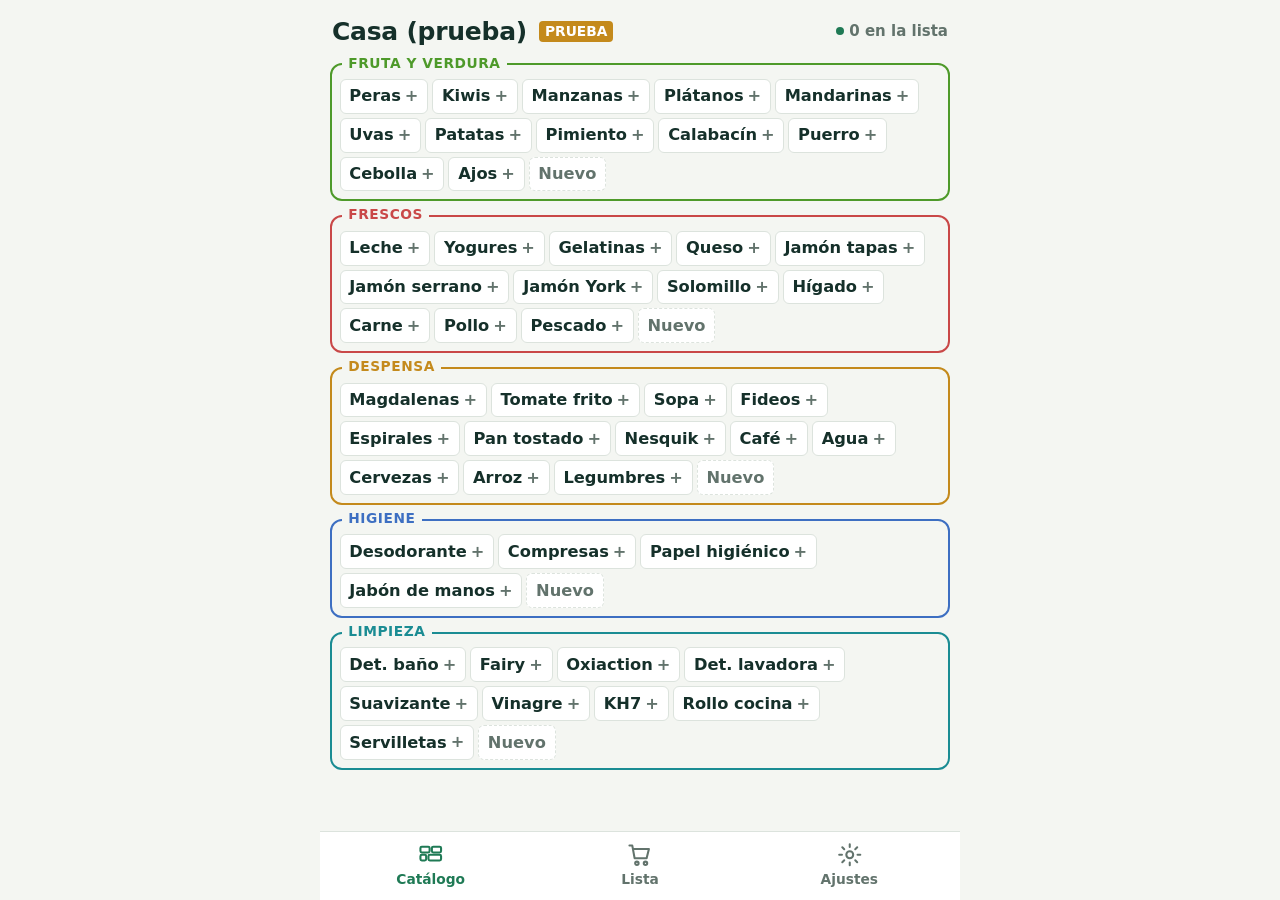
<file: cesta/index.html>
<!doctype html>
<html lang="es">
<head>
<meta charset="utf-8">
<meta name="viewport" content="width=device-width,initial-scale=1,viewport-fit=cover">
<title>Cesta</title>
<meta name="theme-color" content="#1F7A55">
<meta name="apple-mobile-web-app-capable" content="yes">
<meta name="mobile-web-app-capable" content="yes">
<meta name="apple-mobile-web-app-title" content="Cesta">
<link rel="manifest" href="manifest.json">
<link rel="icon" href="icon-192.png">
<link rel="apple-touch-icon" href="icon-192.png">
<link rel="stylesheet" href="style.css">
</head>
<body>
<div id="app" class="app"></div>
<div id="overlay"></div>
<script src="app.js"></script>
</body>
</html>
</file>
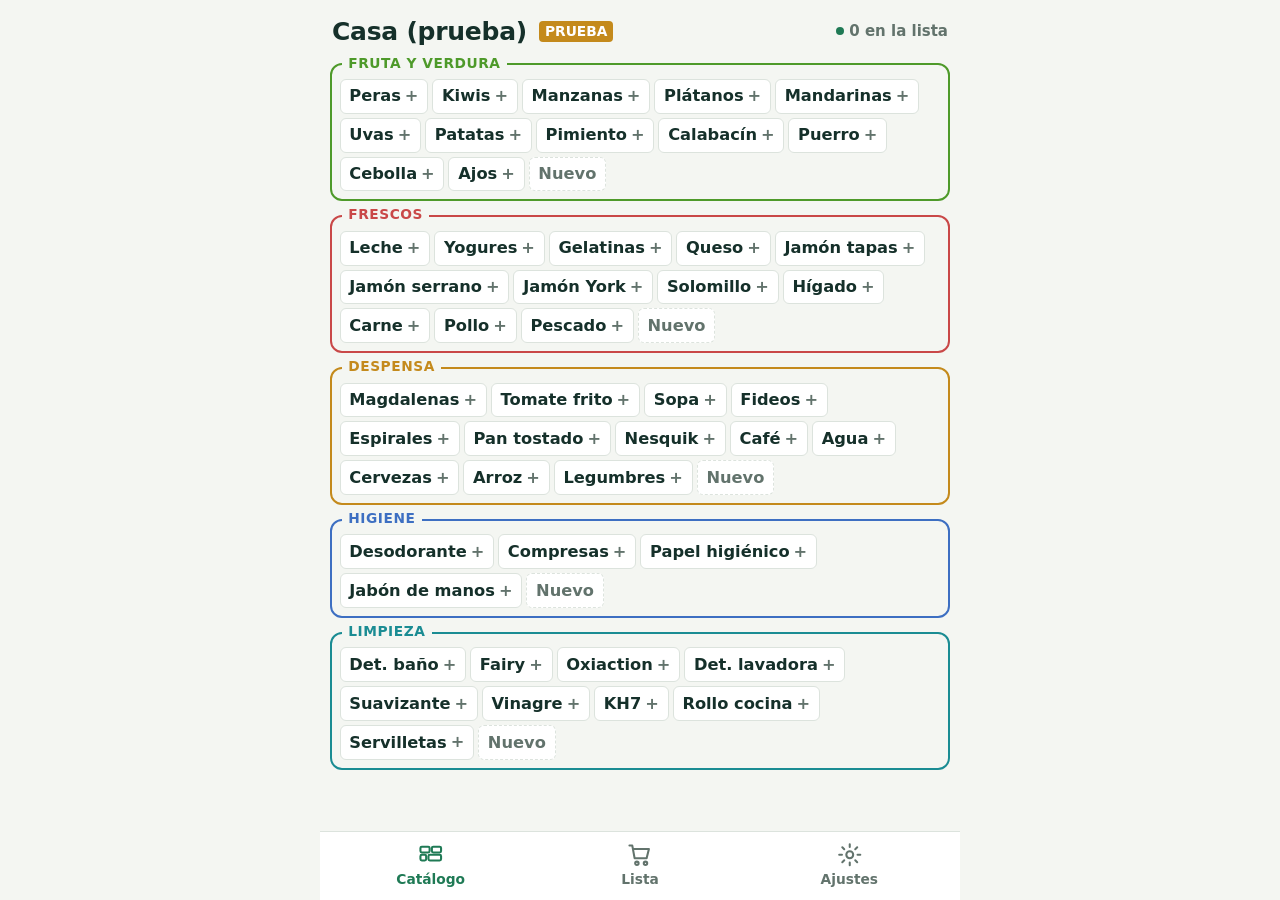
<file: cesta/backend/Index.html>
<!DOCTYPE html>
<html lang="es">
<head>
<base target="_top">
<meta charset="utf-8">
<style>
:root{
  --k:1.25;
  --bg:#F4F6F2; --surface:#FFFFFF; --ink:#15302A; --muted:#62736C; --line:#DCE3DD;
  --accent:#1F7A55; --accent-ink:#FFFFFF; --brick:#FFFFFF; --danger:#C8372D;
  --font:"Figtree",system-ui,-apple-system,"Segoe UI",Roboto,sans-serif;
  color-scheme:light;
}
@media (prefers-color-scheme: dark){:root:not([data-theme="light"]){
  --bg:#111D19; --surface:#16231F; --ink:#E6EFEA; --muted:#9AB0A7; --line:#2A3B35;
  --accent:#4CC08D; --accent-ink:#0B1A14; --brick:#1C2B26; color-scheme:dark}}
:root[data-theme="dark"]{
  --bg:#111D19; --surface:#16231F; --ink:#E6EFEA; --muted:#9AB0A7; --line:#2A3B35;
  --accent:#4CC08D; --accent-ink:#0B1A14; --brick:#1C2B26; color-scheme:dark}
*{box-sizing:border-box}
html,body{height:100%;margin:0}
body{background:var(--bg);color:var(--ink);font-family:var(--font);font-size:calc(15px*var(--k));line-height:1.4;
  -webkit-user-select:none;user-select:none;-webkit-touch-callout:none;-webkit-tap-highlight-color:transparent;overscroll-behavior:none}
input{-webkit-user-select:text;user-select:text}
button{font:inherit;color:inherit;cursor:pointer}
button:focus-visible,input:focus-visible,a:focus-visible{outline:2px solid var(--accent);outline-offset:2px}
.app{height:100%;display:flex;flex-direction:column;max-width:640px;margin:0 auto;position:relative}
.screen{flex:1;overflow-y:auto;overflow-x:hidden;padding:calc(12px + env(safe-area-inset-top,0px)) max(10px,env(safe-area-inset-right,0px)) 16px max(10px,env(safe-area-inset-left,0px))}

.top{display:flex;align-items:center;justify-content:space-between;gap:8px;margin:0 2px 12px}
.fam-btn{display:flex;align-items:center;gap:6px;background:none;border:0;padding:2px 0;min-width:0}
.fam-name{font-weight:800;font-size:calc(20px*var(--k));letter-spacing:-.01em;white-space:nowrap;overflow:hidden;text-overflow:ellipsis}
.caret{color:var(--muted);font-size:calc(10px*var(--k))}
.count{font-size:calc(12px*var(--k));font-weight:700;color:var(--muted);white-space:nowrap}
.sync{display:inline-block;width:8px;height:8px;border-radius:50%;background:var(--accent);margin-right:5px;vertical-align:1px}
.sync.wait{background:#E0A100;animation:blink 1s infinite}
.sync.off{background:var(--danger)}
@keyframes blink{50%{opacity:.3}}
.h1{font-weight:800;font-size:calc(20px*var(--k));margin:0 2px 12px}

.frames{display:flex;flex-direction:column;gap:14px}
.frame{border:2px solid var(--c);border-radius:12px;padding:calc(11px*var(--k)) calc(6px*var(--k)) calc(6px*var(--k));position:relative}
.frame-t{position:absolute;top:calc(-10px*var(--k));left:10px;background:var(--bg);padding:0 calc(5px*var(--k));font-size:calc(11px*var(--k));font-weight:800;letter-spacing:.04em;text-transform:uppercase;color:var(--c);line-height:calc(17px*var(--k));display:flex;align-items:center;gap:5px;max-width:calc(100% - 20px)}
.frame-t img{width:calc(17px*var(--k));height:calc(17px*var(--k));border-radius:4px}
.bricks{display:flex;flex-wrap:wrap;gap:4px}

.b{position:relative;display:inline-flex;align-items:center;gap:4px;border:1px solid var(--line);background:var(--brick);border-radius:6px;
  padding:calc(6px*var(--k)) calc(7px*var(--k));font-size:calc(13px*var(--k));font-weight:600;line-height:1.1;touch-action:manipulation;max-width:100%;text-decoration:none;color:var(--ink)}
.b .pl{font-weight:800;color:var(--muted);font-size:calc(13px*var(--k));line-height:1}
.b.on{background:var(--s);border-color:var(--s);color:var(--t,#fff)}
.b.on .pl{color:inherit;opacity:.85}
.b .q{font-size:calc(11px*var(--k));font-weight:800;background:rgba(255,255,255,.3);border-radius:4px;padding:0 4px}
.b .pd{width:calc(10px*var(--k));height:calc(10px*var(--k));border-radius:50%;background:var(--p);box-shadow:0 0 0 1.5px #fff;flex:none}
.b .lg{width:calc(15px*var(--k));height:calc(15px*var(--k));border-radius:3px;flex:none}
.b.press{transform:scale(.94);transition:transform .35s}
.b.done{background:var(--brick);border-color:var(--line);color:var(--muted);text-decoration:line-through}
.b.done .lg{opacity:.4}
.b.sel{box-shadow:0 0 0 2px var(--bg),0 0 0 4px var(--s,var(--accent))}
.b.kill{touch-action:none;cursor:grab;padding-right:calc(3px*var(--k))}
.b.kill .grip{opacity:.5;font-size:calc(12px*var(--k))}
.b.kill .x{border:0;background:none;padding:0 calc(5px*var(--k));font:inherit;color:var(--danger);font-weight:800}
.b.dragging{opacity:.3}
.frame-t .mv{border:1.5px solid var(--c);background:var(--bg);color:var(--c);border-radius:6px;font-size:calc(11px*var(--k));line-height:1;padding:calc(3px*var(--k)) calc(7px*var(--k));margin-left:calc(4px*var(--k))}
.ghost{position:fixed;z-index:50;pointer-events:none;box-shadow:0 8px 20px rgba(0,0,0,.3);transform:scale(1.08);background:var(--surface)}
.frame.drop{background:color-mix(in srgb,var(--c) 14%,transparent)}
.frames > .b.dash{align-self:flex-start}
.b.kill{border:1.5px dashed var(--danger);color:var(--danger)}
.b.kill .pl{color:var(--danger)}
.b.dash{border-style:dashed;color:var(--muted)}
.b.addb{padding:2px 2px 2px 7px}
.b.addb input{border:0;background:none;font:inherit;color:var(--ink);outline:0;width:110px;font-size:calc(16px*var(--k))}
.okb{border:0;background:var(--accent);color:var(--accent-ink);border-radius:4px;font-size:calc(12px*var(--k));font-weight:800;padding:5px 8px}
.hint{font-size:calc(12px*var(--k));color:var(--muted);text-align:center;margin:14px 8px 0}
.empty{padding:40px 20px;text-align:center;color:var(--muted)}

.nav{flex:none;display:grid;grid-template-columns:repeat(3,1fr);background:var(--surface);border-top:1px solid var(--line);
  padding:4px max(6px,env(safe-area-inset-right,0px)) calc(6px + env(safe-area-inset-bottom,0px)) max(6px,env(safe-area-inset-left,0px))}
.nav button{border:0;background:none;display:flex;flex-direction:column;align-items:center;gap:1px;font-size:calc(11px*var(--k));font-weight:700;color:var(--muted);padding:5px 0;position:relative}
.nav svg{width:calc(22px*var(--k));height:calc(22px*var(--k))}
.nav button.on{color:var(--accent)}
.badge{position:absolute;top:calc(1px*var(--k));left:calc(50% + 6px);background:var(--accent);color:var(--accent-ink);font-size:calc(10px*var(--k));font-weight:800;border-radius:999px;padding:0 calc(5px*var(--k));min-width:calc(18px*var(--k))}

/* popover */
.veil{position:fixed;inset:0;z-index:19}
.pop{position:fixed;z-index:20;background:var(--surface);border:1px solid var(--line);border-radius:14px;padding:7px;box-shadow:0 10px 28px rgba(0,0,0,.25);display:flex;flex-direction:column;gap:6px;max-width:min(calc(280px*var(--k)),calc(100vw - 16px));animation:pop .14s ease}
@keyframes pop{from{transform:scale(.92);opacity:0}to{transform:none;opacity:1}}
.pop-row{display:flex;gap:5px;flex-wrap:wrap;align-items:center}
.pp,.ps{width:calc(32px*var(--k));height:calc(32px*var(--k));border-radius:50%;border:0;background:var(--c);color:#fff;font-size:calc(12px*var(--k));font-weight:800;opacity:.45;padding:0;display:grid;place-items:center;overflow:hidden}
.ps{border-radius:8px}
.ps img{width:100%;height:100%}
.pp.on,.ps.on{opacity:1;box-shadow:0 0 0 2px var(--surface),0 0 0 4px var(--c)}
.pq{min-width:calc(32px*var(--k));height:calc(32px*var(--k));border-radius:8px;border:1.5px solid var(--line);background:var(--surface);font-size:calc(16px*var(--k));font-weight:800;line-height:1;padding:0 calc(8px*var(--k))}
.pq.del{margin-left:auto;color:var(--muted);font-size:calc(13px*var(--k))}
.pq.red{background:var(--danger);border-color:var(--danger);color:#fff;font-size:calc(13px*var(--k))}
.pn{min-width:calc(22px*var(--k));text-align:center;font-weight:800}
.pmsg{font-size:calc(12.5px*var(--k));font-weight:700;flex:1;min-width:120px}

/* bottom sheet */
.scrim{position:fixed;inset:0;background:rgba(10,20,17,.4);z-index:20;display:flex;align-items:flex-end;justify-content:center}
.sheet{background:var(--surface);width:100%;max-width:640px;border-radius:20px 20px 0 0;padding:14px 14px calc(18px + env(safe-area-inset-bottom,0px));animation:up .18s ease}
@keyframes up{from{transform:translateY(30px);opacity:.5}to{transform:none;opacity:1}}
.sheet h3{margin:0 0 12px;font-size:calc(18px*var(--k))}
.row{display:flex;gap:8px;align-items:center}
.in{flex:1;min-width:0;border:1.5px solid var(--line);border-radius:10px;padding:10px 11px;background:var(--bg);color:var(--ink);font:inherit;font-size:calc(16px*var(--k))}
.btn{border:0;border-radius:10px;padding:10px 14px;font-weight:800;font-size:calc(14px*var(--k))}
.btn.pri{background:var(--accent);color:var(--accent-ink)}
.btn.ghost{background:none;color:var(--muted)}
.btn.wide{width:100%}
.fam-opt{display:flex;align-items:center;justify-content:space-between;gap:8px;width:100%;border:2px solid var(--line);background:var(--surface);border-radius:12px;padding:11px 12px;margin-bottom:6px;font-weight:700;text-align:left}
.fam-opt.on{border-color:var(--accent)}
.toast{position:fixed;left:50%;transform:translateX(-50%);bottom:calc(74px + env(safe-area-inset-bottom,0px));z-index:30;width:calc(100% - 24px);max-width:600px;background:var(--ink);color:var(--bg);border-radius:12px;padding:10px 12px;font-size:calc(13.5px*var(--k));font-weight:700;display:flex;justify-content:space-between;gap:10px;animation:up .2s ease}
.toast button{background:none;border:0;color:inherit;font-weight:800;text-decoration:underline;padding:0}

/* login / onboarding */
.hero{flex:1;display:flex;flex-direction:column;justify-content:center;gap:18px;padding:32px max(20px,env(safe-area-inset-right,0px)) calc(32px + env(safe-area-inset-bottom,0px)) max(20px,env(safe-area-inset-left,0px));overflow:auto}
.logo-wall{display:flex;flex-wrap:wrap;gap:4px;max-width:260px}
.logo-wall span{height:22px;border-radius:5px;display:inline-block}
.hero h1{font-size:calc(44px*var(--k));line-height:1;margin:0;letter-spacing:-.03em}
.hero p{margin:0;color:var(--muted);max-width:40ch}
.card{border:2px solid var(--c,var(--line));border-radius:12px;padding:16px 12px 12px;position:relative;display:flex;flex-direction:column;gap:8px}
.err{color:var(--danger);font-weight:700;font-size:calc(13px*var(--k))}
.demo-tag{font-size:calc(11px*var(--k));font-weight:800;color:#fff;background:#C48A1C;border-radius:4px;padding:1px 6px;margin-left:6px;vertical-align:2px}
@media (prefers-reduced-motion:reduce){*{animation:none!important;transition:none!important}}

</style>
</head>
<body>
<div id="app" class="app"></div>
<div id="overlay"></div>
<script>window.CESTA_LOGOS = {"aldi": "[data-uri]", "alimerka": "[data-uri]", "elcorte": "[data-uri]", "froiz": "[data-uri]", "gadis": "[data-uri]", "lidl": "[data-uri]", "mercadona": "[data-uri]"};</script>
<script>
/* Cesta: lista de la compra familiar. Frontend sin dependencias.
   Dentro de Google: la sirve el script de la hoja de la familia (backend/Code.gs) y habla con él con google.script.run.
   Fuera de Google (GitHub Pages) funciona en modo prueba, guardando solo en este móvil. */
(function () {
'use strict';

const GAS = !!(window.google && google.script && google.script.run);
const DEMO = !GAS;

/* ---------- utilidades ---------- */
const esc = s => String(s == null ? '' : s).replace(/[&<>"']/g, c => ({ '&': '&amp;', '<': '&lt;', '>': '&gt;', '"': '&quot;', "'": '&#39;' }[c]));
const LS = {
  get(k, d) { try { const v = localStorage.getItem('cesta.' + k); return v == null ? d : JSON.parse(v); } catch (e) { return d; } },
  set(k, v) { try { localStorage.setItem('cesta.' + k, JSON.stringify(v)); } catch (e) {} },
  del(k) { try { localStorage.removeItem('cesta.' + k); } catch (e) {} }
};
const uid = p => p + Date.now().toString(36).slice(-4) + Math.random().toString(36).slice(2, 6);
const startOfToday = () => { const d = new Date(); d.setHours(0, 0, 0, 0); return d.getTime(); };
function ink(hex) {
  const n = parseInt(String(hex || '#000').slice(1), 16), r = n >> 16, g = (n >> 8) & 255, b = n & 255;
  return (0.299 * r + 0.587 * g + 0.114 * b) > 170 ? '#1b1b1b' : '#ffffff';
}
const initial = n => (String(n || '?').trim()[0] || '?').toUpperCase();
const clone = o => JSON.parse(JSON.stringify(o));

const BRANDS = {
  mercadona: { n: 'Mercadona', c: '#1E8E57' },
  lidl: { n: 'Lidl', c: '#0050AA' },
  aldi: { n: 'Aldi', c: '#1B3E8C' },
  alimerka: { n: 'Alimerka', c: '#E5A800' },
  froiz: { n: 'Froiz', c: '#E31E24' },
  gadis: { n: 'Gadis', c: '#3B1214' },
  elcorte: { n: 'El Corte Inglés', c: '#00843D' }
};
const LOGOS = window.CESTA_LOGOS || null;
const logoUrl = l => (l && BRANDS[l]) ? (LOGOS ? LOGOS[l] : 'logos/' + l + '.png') : '';
const PALETTE = ['#3B6FD8', '#D9467A', '#E08A1E', '#2E9E6A', '#7A5BD6', '#0E9AA7', '#C8372D', '#8A6B4E', '#6B7A75', '#D4A20B', '#1E8E57', '#0050AA'];

/* Catálogo inicial (de la lista de ejemplo). Igual que en backend/Code.gs */
const SEED_CATS = [['c1', 'Fruta y verdura', '#4E9A2A'], ['c2', 'Frescos', '#C94848'], ['c3', 'Despensa', '#C48A1C'], ['c4', 'Higiene', '#3D6FC2'], ['c5', 'Limpieza', '#1A8C93']];
const SEED_PRODUCTS = {
  c1: ['Peras', 'Kiwis', 'Manzanas', 'Plátanos', 'Mandarinas', 'Uvas', 'Patatas', 'Pimiento', 'Calabacín', 'Puerro', 'Cebolla', 'Ajos'],
  c2: ['Leche', 'Yogures', 'Gelatinas', 'Queso', 'Jamón tapas', 'Jamón serrano', 'Jamón York', 'Solomillo', 'Hígado', 'Carne', 'Pollo', 'Pescado'],
  c3: ['Magdalenas', 'Tomate frito', 'Sopa', 'Fideos', 'Espirales', 'Pan tostado', 'Nesquik', 'Café', 'Agua', 'Cervezas', 'Arroz', 'Legumbres'],
  c4: ['Desodorante', 'Compresas', 'Papel higiénico', 'Jabón de manos'],
  c5: ['Det. baño', 'Fairy', 'Oxiaction', 'Det. lavadora', 'Suavizante', 'Vinagre', 'KH7', 'Rollo cocina', 'Servilletas']
};
function newFamilyState(id, nombre, persona) {
  const productos = []; let n = 0;
  SEED_CATS.forEach(([cid]) => SEED_PRODUCTS[cid].forEach(name => { n++; productos.push({ id: 'p' + String(n).padStart(3, '0'), nombre: name, categoriaId: cid, superId: 's1', orden: n, activo: true }); }));
  return {
    id, nombre, codigo: 'CESTA-' + Math.random().toString(36).slice(2, 6).toUpperCase(), hojaUrl: '',
    categorias: SEED_CATS.map(([id, nombre, color], i) => ({ id, nombre, color, orden: i + 1 })),
    productos,
    personas: [{ id: 'pe1', nombre: persona || 'Yo', color: PALETTE[0], orden: 1, activo: true }],
    supers: [{ id: 's1', nombre: 'Mercadona', color: BRANDS.mercadona.c, logo: 'mercadona', orden: 1, activo: true },
             { id: 's2', nombre: 'Lidl', color: BRANDS.lidl.c, logo: 'lidl', orden: 2, activo: true }],
    lista: []
  };
}

/* ---------- cambios (el backend aplica los mismos) ---------- */
function applyOp(st, op, email) {
  const now = Date.now();
  const row = id => st.lista.find(r => r.productoId === id);
  switch (op.op) {
    case 'setItem': {
      let r = row(op.productoId);
      if (!r) { r = { productoId: op.productoId }; st.lista.push(r); }
      Object.assign(r, { cantidad: op.cantidad, personaId: op.personaId || '', superId: op.superId, comprado: '', actualizado: now, por: email });
      break;
    }
    case 'removeItem': st.lista = st.lista.filter(r => r.productoId !== op.productoId); break;
    case 'buy': { const r = row(op.productoId); if (r) Object.assign(r, { comprado: op.value ? now : '', actualizado: now, por: email }); break; }
    case 'addProduct': st.productos.push({ id: op.id, nombre: op.nombre, categoriaId: op.categoriaId, superId: op.superId, orden: st.productos.length + 1, activo: true }); break;
    case 'setProductSuper': { const p = st.productos.find(x => x.id === op.productoId); if (p) p.superId = op.superId; break; }
    case 'moveProduct': { const p = st.productos.find(x => x.id === op.productoId); if (p) p.categoriaId = op.categoriaId; break; }
    case 'addCategory': if (!st.categorias.some(c => c.id === op.id)) st.categorias.push({ id: op.id, nombre: op.nombre, color: op.color, orden: st.categorias.length + 1 }); break;
    case 'moveCategory': {
      const cs = st.categorias.slice().sort((a, b) => (Number(a.orden) || 0) - (Number(b.orden) || 0));
      const i = cs.findIndex(c => c.id === op.id), j = i + op.dir;
      if (i >= 0 && j >= 0 && j < cs.length) { const t = cs[i]; cs[i] = cs[j]; cs[j] = t; }
      cs.forEach((c, k) => { c.orden = k + 1; });
      break;
    }
    case 'restoreProduct': { const p = st.productos.find(x => x.id === op.productoId); if (p) p.activo = true; break; }
    case 'removeProduct': { const p = st.productos.find(x => x.id === op.productoId); if (p) p.activo = false; st.lista = st.lista.filter(r => r.productoId !== op.productoId); break; }
    case 'upsertPersona': {
      const p = st.personas.find(x => x.id === op.id);
      if (p) Object.assign(p, { nombre: op.nombre, color: op.color, activo: true });
      else st.personas.push({ id: op.id, nombre: op.nombre, color: op.color, orden: st.personas.length + 1, activo: true });
      break;
    }
    case 'removePersona': {
      const p = st.personas.find(x => x.id === op.id); if (p) p.activo = false;
      st.lista.forEach(r => { if (r.personaId === op.id) r.personaId = ''; });
      break;
    }
    case 'upsertSuper': {
      const s = st.supers.find(x => x.id === op.id);
      if (s) Object.assign(s, { nombre: op.nombre, color: op.color, logo: op.logo || '', activo: true });
      else st.supers.push({ id: op.id, nombre: op.nombre, color: op.color, logo: op.logo || '', orden: st.supers.length + 1, activo: true });
      break;
    }
    case 'removeSuper': {
      const s = st.supers.find(x => x.id === op.id); if (s) s.activo = false;
      st.lista.forEach(r => { if (r.superId === op.id) r.superId = op.moveTo; });
      st.productos.forEach(p => { if (p.superId === op.id) p.superId = op.moveTo; });
      break;
    }
  }
}
function cleanState(f) {
  const st = clone(f), t0 = startOfToday();
  st.lista = st.lista.filter(r => !r.comprado || Number(r.comprado) >= t0);
  return st;
}

/* ---------- modo prueba (sin servidor) ---------- */
const Demo = {
  async call(action, p) {
    await new Promise(r => setTimeout(r, 80));
    let f = LS.get('demo', null);
    if (!f) { f = newFamilyState('fam', 'Casa (prueba)', 'Yo'); LS.set('demo', f); }
    if (action === 'load') return { state: Object.assign(cleanState(f), { user: { email: 'prueba', nombre: 'Tú' } }) };
    if (action === 'ops') { p.ops.forEach(o => applyOp(f, o, 'prueba')); LS.set('demo', f); return { state: Object.assign(cleanState(f), { user: { email: 'prueba', nombre: 'Tú' } }) }; }
    throw new Error('Acción desconocida');
  }
};

/* ---------- tamaño de letra (se guarda en este móvil) ---------- */
const SIZES = [1, 1.25, 1.5, 1.8];
function applySize(k) { document.documentElement.style.setProperty('--k', k); }
applySize(LS.get('k', 1.25));
function applyTheme(t) { if (t === 'light' || t === 'dark') document.documentElement.setAttribute('data-theme', t); else document.documentElement.removeAttribute('data-theme'); }
applyTheme(LS.get('theme', 'auto'));

/* ---------- estado ---------- */
const FAM = 'fam';
const S = {
  user: null, fam: LS.get('fam', null), pending: LS.get('pending', []), inflight: false, offline: false,
  view: 'catalog', pop: null, sheet: null, adding: null, toast: null, err: '', noauth: ''
};

function api(action, payload) {
  if (DEMO) return Demo.call(action, payload || {});
  return new Promise((resolve, reject) => {
    google.script.run
      .withSuccessHandler(resolve)
      .withFailureHandler(err => {
        const m = String((err && err.message) || err || '');
        const e = new Error(m.replace(/^.*NOAUTH:\s*/, ''));
        if (/NOAUTH/.test(m)) e.code = 'noauth';
        else if (/network|red|NetworkError|conexi/i.test(m)) e.code = '';
        else e.code = 'error';
        reject(e);
      })
      .api(action, payload || {});
  });
}

/* ---------- arranque y sincronización ---------- */
function boot() { render(); refresh(); }
function pendingFor() { return S.pending; }
function adopt(state) {
  const st = state;
  if (st.user) S.user = st.user;
  S.pending.forEach(p => applyOp(st, p.op, S.user && S.user.email));
  S.fam = st; LS.set('fam', st);
}
async function refresh() {
  if (S.inflight) return;
  if (S.pending.length) return flush();
  try {
    const r = await api('load');
    S.offline = false; S.noauth = '';
    if (!S.inflight && !S.pending.length) { adopt(r.state); render(true); }
  } catch (e) {
    if (e.code === 'noauth') { S.noauth = e.message; S.fam = null; LS.del('fam'); render(); }
    else if (!e.code) { S.offline = true; render(true); }
    else { S.err = e.message; render(true); }
  }
}
function doOp(op) {
  if (!S.fam) return;
  applyOp(S.fam, op, S.user && S.user.email);
  S.pending.push({ famId: FAM, op });
  LS.set('pending', S.pending); LS.set('fam', S.fam);
  render(true);
  flushSoon();
}
let flushT = null;
function flushSoon() { clearTimeout(flushT); flushT = setTimeout(flush, 600); }
async function flush() {
  if (S.inflight) return;
  const batch = S.pending.slice();
  if (!batch.length) return;
  S.inflight = true; render(true);
  try {
    const r = await api('ops', { ops: batch.map(b => b.op) });
    S.pending = S.pending.filter(p => !batch.includes(p)); LS.set('pending', S.pending);
    S.offline = false; S.inflight = false;
    adopt(r.state);
  } catch (e) {
    S.inflight = false;
    if (e.code) { S.pending = S.pending.filter(p => !batch.includes(p)); LS.set('pending', S.pending); toast('No se ha podido guardar: ' + e.message); refresh(); }
    else { S.offline = true; setTimeout(flush, 8000); }
  }
  render(true);
  if (S.pending.length) flushSoon();
}
setInterval(() => { if (document.visibilityState === 'visible') refresh(); }, 15000);
document.addEventListener('visibilitychange', () => { if (document.visibilityState === 'visible') refresh(); });
window.addEventListener('online', () => flush());

/* ---------- datos derivados ---------- */
const F = () => S.fam;
const act = arr => (arr || []).filter(x => x.activo !== false).sort((a, b) => (Number(a.orden) || 0) - (Number(b.orden) || 0));
const personas = () => act(F().personas);
const supers = () => act(F().supers);
const superById = id => F().supers.find(s => s.id === id && s.activo !== false) || supers()[0];
const personaById = id => id ? F().personas.find(p => p.id === id && p.activo !== false) : null;
const rowOf = pid => F().lista.find(r => r.productoId === pid);
const inList = pid => { const r = rowOf(pid); return r && !r.comprado ? r : null; };
const listCount = () => F() ? F().lista.filter(r => !r.comprado && F().productos.some(p => p.id === r.productoId && p.activo !== false)).length : 0;

/* ---------- iconos ---------- */
const IC = {
  cat: '<svg viewBox="0 0 24 24" fill="none" stroke="currentColor" stroke-width="1.8" stroke-linejoin="round"><rect x="3" y="5" width="8" height="5" rx="1.2"/><rect x="13" y="5" width="8" height="5" rx="1.2"/><rect x="3" y="12" width="5" height="5" rx="1.2"/><rect x="10" y="12" width="11" height="5" rx="1.2"/></svg>',
  cart: '<svg viewBox="0 0 24 24" fill="none" stroke="currentColor" stroke-width="1.8" stroke-linecap="round" stroke-linejoin="round"><path d="M3 4h2.5l2 11h10.5l2-8H7"/><circle cx="9.5" cy="19.5" r="1.5"/><circle cx="17" cy="19.5" r="1.5"/></svg>',
  gear: '<svg viewBox="0 0 24 24" fill="none" stroke="currentColor" stroke-width="1.8" stroke-linecap="round"><circle cx="12" cy="12" r="3"/><path d="M12 2.8v2.4M12 18.8v2.4M2.8 12h2.4M18.8 12h2.4M5.5 5.5l1.7 1.7M16.8 16.8l1.7 1.7M5.5 18.5l1.7-1.7M16.8 7.2l1.7-1.7"/></svg>'
};
const logoImg = (s, cls) => logoUrl(s.logo) ? `<img class="${cls || 'lg'}" src="${logoUrl(s.logo)}" alt="">` : '';

/* ---------- vistas ---------- */
function vNoAuth() {
  return `<div class="hero">
    <div class="logo-wall">${['#4E9A2A', '#C94848', '#C48A1C', '#3D6FC2', '#1A8C93', '#1E8E57'].map((c, i) => `<span style="background:${c};width:${[54, 38, 70, 46, 30, 62][i]}px"></span>`).join('')}</div>
    <h1>Cesta</h1>
    <p class="err" style="font-size:15px">${esc(S.noauth)}</p>
    <p>Quien gestiona la hoja de tu familia tiene que escribir tu correo de Gmail en la pestaña <b>Config</b> y darte acceso. Luego vuelve a abrir esta página.</p>
    <button class="btn pri" data-act="retry">Probar otra vez</button>
  </div>`;
}
function syncDot() {
  const n = S.pending.length;
  if (S.offline) return '<span class="sync off" title="Sin conexión"></span>';
  if (n || S.inflight) return '<span class="sync wait" title="Guardando"></span>';
  return '<span class="sync" title="Guardado"></span>';
}
function brickCatalog(p) {
  const r = inList(p.id);
  const sel = S.pop && S.pop.type === 'item' && S.pop.id === p.id ? ' sel' : '';
  if (S.editCat) return `<span class="b kill" data-pid="${p.id}"><span class="grip">⠿</span>${esc(p.nombre)}<button class="pl x" data-kill="${p.id}" aria-label="Quitar ${esc(p.nombre)}">✕</button></span>`;
  if (!r) return `<button class="b${sel}" data-pid="${p.id}">${esc(p.nombre)}<span class="pl">+</span></button>`;
  const s = superById(r.superId) || { color: '#666' }, pe = personaById(r.personaId);
  return `<button class="b on${sel}" style="--s:${s.color};--t:${ink(s.color)}${pe ? ';--p:' + pe.color : ''}" data-pid="${p.id}">${pe ? '<span class="pd"></span>' : ''}${esc(p.nombre)}${Number(r.cantidad) > 1 ? `<span class="q">${r.cantidad}</span>` : ''}<span class="pl">+</span></button>`;
}
function vCatalog() {
  const f = F();
  let h = `<div class="top"><span class="fam-btn"><span class="fam-name">${esc(f.nombre)}</span>${DEMO ? '<span class="demo-tag">PRUEBA</span>' : ''}</span>${S.editCat ? '<button class="btn pri" data-act="editDone">Terminar</button>' : `<span class="count">${syncDot()}${listCount()} en la lista</span>`}</div>${S.editCat ? '<p class="hint" style="margin:0 0 12px">Arrastra un producto a otra categoría para moverlo. Toca ✕ para quitarlo. Ordena las categorías con ▲ ▼.</p>' : ''}<div class="frames">`;
  act(f.categorias.map(c => Object.assign({ activo: true }, c))).forEach(c => {
    const ps = act(f.productos).filter(p => p.categoriaId === c.id);
    h += `<div class="frame" data-cat="${c.id}" style="--c:${c.color}"><span class="frame-t">${esc(c.nombre)}${S.editCat ? `<button class="mv" data-act="catMove" data-id="${c.id}" data-v="-1" aria-label="Subir">▲</button><button class="mv" data-act="catMove" data-id="${c.id}" data-v="1" aria-label="Bajar">▼</button>` : ''}</span><div class="bricks">${ps.map(brickCatalog).join('')}${S.editCat ? '' : `<button class="b dash" data-act="newProduct" data-cat="${c.id}">Nuevo</button>`}</div></div>`;
  });
  if (S.editCat) h += `<button class="b dash" data-act="newCategory" style="align-self:flex-start;font-size:calc(15px*var(--k))">+ Nueva categoría</button>`;
  return h + '</div><div style="height:12px"></div>';
}
function vList() {
  const f = F(); const t0 = startOfToday();
  const rows = f.lista.filter(r => (!r.comprado || Number(r.comprado) >= t0) && f.productos.some(p => p.id === r.productoId && p.activo !== false));
  let h = `<div class="top"><span class="fam-name">Lista de la compra</span><span class="count">${syncDot()}${listCount()} por comprar</span></div><div class="frames">`;
  let any = false;
  supers().forEach(s => {
    const mine = rows.filter(r => (superById(r.superId) || {}).id === s.id)
      .sort((a, b) => (a.comprado ? 1 : 0) - (b.comprado ? 1 : 0));
    if (!mine.length) return; any = true;
    h += `<div class="frame" style="--c:${s.color}"><span class="frame-t">${logoImg(s, '')}${esc(s.nombre)}</span><div class="bricks">` +
      mine.map(r => {
        const p = f.productos.find(x => x.id === r.productoId), pe = personaById(r.personaId);
        return `<button class="b ${r.comprado ? 'done' : 'on'}" style="--s:${s.color};--t:${ink(s.color)}${pe ? ';--p:' + pe.color : ''}" data-buy="${r.productoId}">${pe ? '<span class="pd"></span>' : ''}${esc(p.nombre)}${Number(r.cantidad) > 1 ? `<span class="q">${r.cantidad}</span>` : ''}</button>`;
      }).join('') + `</div></div>`;
  });
  h += '</div>';
  h += any ? '<p class="hint">Toca lo que metes en el carro. Sale tachado y vuelve al catálogo.</p>' : '<div class="empty">La lista está vacía.<br>Toca productos en el catálogo.</div>';
  return h;
}
function vSettings() {
  const f = F();
  const sel = (k, id) => S.pop && S.pop.type === 'set' && S.pop.k === k && S.pop.id === id ? ' sel' : '';
  const ps = personas().map(p => `<button class="b on${sel('personas', p.id)}" style="--s:${p.color};--t:${ink(p.color)}" data-set="personas" data-id="${p.id}">${esc(p.nombre)}</button>`).join('');
  const ss = supers().map(s => `<button class="b on${sel('supers', s.id)}" style="--s:${s.color};--t:${ink(s.color)}" data-set="supers" data-id="${s.id}">${logoImg(s)}${esc(s.nombre)}</button>`).join('');
  const adder = (k, ph) => S.adding === k
    ? `<span class="b addb"><input id="new-${k}" type="text" placeholder="${ph}" enterkeyhint="done"><button class="okb" data-act="addOk" data-k="${k}">OK</button></span>`
    : `<button class="b dash" data-act="adding" data-k="${k}">+ Nuevo</button>`;
  let brandBricks = '';
  if (S.adding === 'supers') {
    const used = supers().map(s => s.logo);
    brandBricks = Object.keys(BRANDS).filter(k => !used.includes(k)).map(k => `<button class="b" data-act="addBrand" data-v="${k}"><img class="lg" src="logos/${k}.png" alt="">${BRANDS[k].n}</button>`).join('');
  }
  return `<div class="top"><span class="fam-name">Ajustes</span><span class="count">${syncDot()}${DEMO ? 'modo prueba' : esc(S.user && S.user.nombre)}</span></div><div class="frames">
    <div class="frame" style="--c:#7A5BD6"><span class="frame-t">Personas</span><div class="bricks">${ps}${adder('personas', 'Nombre')}</div></div>
    <div class="frame" style="--c:#1E8E57"><span class="frame-t">Supermercados</span><div class="bricks">${ss}${brandBricks}${adder('supers', 'Otro súper')}</div></div>
    <div class="frame" style="--c:#C94848"><span class="frame-t">Catálogo</span><div class="bricks"><button class="b" data-act="editCat">Organizar: mover, quitar y añadir categorías</button></div></div>
    <div class="frame" style="--c:#3D6FC2"><span class="frame-t">Aspecto</span><div class="bricks">${[['auto', 'Automático'], ['light', 'Claro'], ['dark', 'Oscuro']].map(([t, l]) => `<button class="b${LS.get('theme', 'auto') === t ? ' on' : ''}" style="--s:#3D6FC2" data-act="theme" data-v="${t}">${l}</button>`).join('')}</div></div>
    <div class="frame" style="--c:#C48A1C"><span class="frame-t">Tamaño</span><div class="bricks">${SIZES.map((k, i) => `<button class="b${Number(LS.get('k', 1.25)) === k ? ' on' : ''}" style="--s:#C48A1C;font-size:${Math.round(13 * k)}px;padding:${Math.round(6 * k)}px ${Math.round(10 * k)}px" data-act="size" data-v="${k}">${['A', 'A', 'A', 'A'][i]}</button>`).join('')}</div></div>
    <div class="frame" style="--c:var(--accent)"><span class="frame-t">Familia</span><div class="bricks">
      ${f.hojaUrl ? `<a class="b" href="${esc(f.hojaUrl)}" target="_blank" rel="noopener">Abrir la hoja de cálculo</a>` : '<span class="b">En modo prueba no hay hoja</span>'}
      </div></div>
  </div><p class="hint">Toca una persona o un súper para cambiar su color o quitarlo. Para que alguien más entre, añade su Gmail en la pestaña Config de la hoja.</p>`;
}
function vNav() {
  const n = listCount();
  return `<nav class="nav">${[['catalog', 'Catálogo', IC.cat], ['list', 'Lista', IC.cart], ['settings', 'Ajustes', IC.gear]]
    .map(([v, l, ic]) => `<button class="${S.view === v ? 'on' : ''}" data-act="view" data-v="${v}">${ic}${l}${v === 'list' && n ? `<span class="badge">${n}</span>` : ''}</button>`).join('')}</nav>`;
}
function vOverlay() {
  let h = '';
  const f = F();
  if (S.pop && S.pop.type === 'item' && f) {
    const r = inList(S.pop.id);
    if (r) h += `<div class="veil" data-act="closePop"></div><div class="pop" id="pop">
      <div class="pop-row">${personas().map(p => `<button class="pp ${r.personaId === p.id ? 'on' : ''}" style="--c:${p.color}" data-act="setP" data-v="${p.id}" title="${esc(p.nombre)}">${esc(initial(p.nombre))}</button>`).join('')}</div>
      <div class="pop-row">${supers().map(s => `<button class="ps ${(superById(r.superId) || {}).id === s.id ? 'on' : ''}" style="--c:${s.color}" data-act="setS" data-v="${s.id}" title="${esc(s.nombre)}">${logoUrl(s.logo) ? `<img src="${logoUrl(s.logo)}" alt="${esc(s.nombre)}">` : esc(initial(s.nombre))}</button>`).join('')}</div>
      <div class="pop-row"><button class="pq" data-act="dec">−</button><span class="pn">${r.cantidad}</span><button class="pq" data-act="inc">+</button><button class="pq del" data-act="removeItem" title="Quitar de la lista">✕</button></div>
    </div>`;
  } else if (S.pop && S.pop.type === 'set' && f) {
    const x = f[S.pop.k].find(y => y.id === S.pop.id);
    if (x) {
      const isP = S.pop.k === 'personas';
      const uses = f.lista.filter(r => !r.comprado && (isP ? r.personaId === x.id : r.superId === x.id)).length;
      const other = isP ? null : supers().find(s => s.id !== x.id);
      h += `<div class="veil" data-act="closePop"></div><div class="pop" id="pop">
        <div class="pop-row">${PALETTE.map(c => `<button class="pp ${c === x.color ? 'on' : ''}" style="--c:${c};width:calc(26px*var(--k));height:calc(26px*var(--k))" data-act="pickColor" data-v="${c}" aria-label="Color"></button>`).join('')}</div>
        <div class="pop-row">${S.pop.confirm
          ? `<span class="pmsg">¿Quitar ${esc(x.nombre)}?${uses ? `<br><span class="count">${uses} en la lista ${isP ? 'se quedan sin persona' : 'pasan a ' + esc(other ? other.nombre : '')}</span>` : ''}</span><button class="pq" data-act="closePop" style="font-size:13px">No</button><button class="pq red" data-act="delOk">Quitar</button>`
          : `<button class="pq" data-act="rename" style="font-size:13px">Renombrar</button><button class="pq del" data-act="del" style="margin-left:0">✕ Quitar</button>`}</div>
      </div>`;
    }
  }
  if (false) {  } else if (S.sheet && S.sheet.type === 'newProduct') {
    const c = f.categorias.find(x => x.id === S.sheet.cat) || {};
    h += `<div class="scrim" data-act="closeSheet"><div class="sheet" data-stop="1"><h3>Nuevo en ${esc(c.nombre)}</h3>
      <div class="row"><input class="in" id="newName" placeholder="Por ejemplo, Champú" enterkeyhint="done"><button class="btn pri" data-act="saveProduct">Añadir</button></div></div></div>`;
  } else if (S.sheet && S.sheet.type === 'newCategory') {
    h += `<div class="scrim" data-act="closeSheet"><div class="sheet" data-stop="1"><h3>Nueva categoría</h3>
      <div class="row"><input class="in" id="newCatName" placeholder="Por ejemplo, Congelados" enterkeyhint="done"><button class="btn pri" data-act="saveCategory">Añadir</button></div></div></div>`;
  } else if (S.sheet && S.sheet.type === 'rename') {
    h += `<div class="scrim" data-act="closeSheet"><div class="sheet" data-stop="1"><h3>Cambiar nombre</h3>
      <div class="row"><input class="in" id="renameIn" value="${esc(S.sheet.nombre)}" enterkeyhint="done"><button class="btn pri" data-act="saveRename">Guardar</button></div></div></div>`;
  }
  if (S.toast) h += `<div class="toast"><span>${esc(S.toast.t)}</span>${S.toast.undo ? '<button data-act="undo">Deshacer</button>' : ''}</div>`;
  return h;
}

function render(keep) {
  const app = document.getElementById('app');
  const sc = app.querySelector('.screen'); const y = sc ? sc.scrollTop : 0;
  if (S.noauth) { app.innerHTML = vNoAuth(); }
  else if (!S.fam) { app.innerHTML = `<div class="hero"><h1>Cesta</h1><p>${S.offline ? 'Sin conexión. Lo intento de nuevo en unos segundos.' : 'Cargando la lista…'}</p>${S.err ? `<div class="err">${esc(S.err)}</div>` : ''}</div>`; }
  else {
    const body = S.view === 'list' ? vList() : S.view === 'settings' ? vSettings() : vCatalog();
    app.innerHTML = `<div class="screen">${body}</div>${vNav()}`;
    if (keep) app.querySelector('.screen').scrollTop = y;
  }
  renderOverlay();
}
function renderOverlay() {
  document.getElementById('overlay').innerHTML = S.fam || S.toast ? vOverlay() : '';
  placePop();
  if (S.adding) focusSoon('new-' + S.adding);
  if (S.sheet && S.sheet.type === 'newProduct') focusSoon('newName');
  if (S.sheet && S.sheet.type === 'rename') focusSoon('renameIn');
  if (S.sheet && S.sheet.type === 'newCategory') focusSoon('newCatName');
}
function focusSoon(id) { setTimeout(() => { const i = document.getElementById(id); if (i && document.activeElement !== i) i.focus(); }, 40); }
function placePop() {
  const pop = document.getElementById('pop'); if (!pop || !S.pop) return;
  const b = S.pop.type === 'item' ? document.querySelector(`.b[data-pid="${S.pop.id}"]`) : document.querySelector(`.b[data-set="${S.pop.k}"][data-id="${S.pop.id}"]`);
  if (!b) return;
  const br = b.getBoundingClientRect(), W = window.innerWidth, H = window.innerHeight;
  const x = Math.max(8, Math.min(br.left + br.width / 2 - pop.offsetWidth / 2, W - pop.offsetWidth - 8));
  let y = br.bottom + 6; if (y + pop.offsetHeight > H - 70) y = br.top - pop.offsetHeight - 6;
  pop.style.left = x + 'px'; pop.style.top = Math.max(8, y) + 'px';
}
let toastT = null;
function toast(t, undo) { S.toast = { t, undo }; clearTimeout(toastT); toastT = setTimeout(() => { S.toast = null; renderOverlay(); }, undo ? 4000 : 2600); renderOverlay(); }

/* ---------- acciones ---------- */
function addOne(p) {
  const r = inList(p.id);
  if (r) doOp({ op: 'setItem', productoId: p.id, cantidad: Number(r.cantidad) + 1, personaId: r.personaId, superId: r.superId });
  else {
    const s = superById(p.superId);
    doOp({ op: 'setItem', productoId: p.id, cantidad: 1, personaId: '', superId: s ? s.id : '' });
  }
}
function openItemPop(p) { if (!inList(p.id)) addOne(p); S.pop = { type: 'item', id: p.id }; render(true); }
function itemOp(changes) {
  const r = inList(S.pop.id); if (!r) return;
  doOp(Object.assign({ op: 'setItem', productoId: r.productoId, cantidad: Number(r.cantidad), personaId: r.personaId, superId: r.superId }, changes));
}

const app = document.getElementById('app');
let lp = null, lpFired = false, tapT = null, tapId = null;
document.addEventListener('pointerdown', e => {
  lpFired = false;
  const b = e.target.closest('.b[data-pid]'); if (!b || S.editCat) return;
  b.classList.add('press');
  lp = setTimeout(() => {
    lpFired = true; b.classList.remove('press');
    const p = F().productos.find(x => x.id === b.dataset.pid); if (!p) return;
    clearTimeout(tapT); tapT = null;
    openItemPop(p);
    try { navigator.vibrate && navigator.vibrate(15); } catch (_) {}
  }, 450);
});
const cancelLp = () => { clearTimeout(lp); document.querySelectorAll('.b.press').forEach(x => x.classList.remove('press')); };
['pointerup', 'pointercancel', 'pointerleave'].forEach(t => document.addEventListener(t, cancelLp));
document.addEventListener('scroll', cancelLp, true);
document.addEventListener('contextmenu', e => { if (e.target.closest('.b')) e.preventDefault(); });

document.addEventListener('click', e => {
  const f = F();
  const kb = e.target.closest('[data-kill]');
  if (kb) {
    const p = f.productos.find(x => x.id === kb.dataset.kill); if (!p) return;
    doOp({ op: 'removeProduct', productoId: p.id }); toast(`${p.nombre} quitado del catálogo`, () => doOp({ op: 'restoreProduct', productoId: p.id }));
    return;
  }
  if (dragJustEnded) { dragJustEnded = false; return; }
  const pb = e.target.closest('.b[data-pid]');
  if (pb) {
    if (lpFired) { lpFired = false; return; }
    const p = f.productos.find(x => x.id === pb.dataset.pid); if (!p) return;
    if (S.editCat) return;
    if (tapT && tapId === p.id) { clearTimeout(tapT); tapT = null; openItemPop(p); return; }
    clearTimeout(tapT); tapId = p.id;
    tapT = setTimeout(() => { tapT = null; addOne(p); }, 260);
    return;
  }
  const bb = e.target.closest('.b[data-buy]');
  if (bb) {
    const r = rowOf(bb.dataset.buy); if (!r) return;
    const p = f.productos.find(x => x.id === r.productoId);
    const v = !r.comprado;
    doOp({ op: 'buy', productoId: r.productoId, value: v });
    if (v) toast(`${p.nombre} comprado`, () => doOp({ op: 'buy', productoId: r.productoId, value: false }));
    return;
  }
  const sb = e.target.closest('.b[data-set]');
  if (sb) { S.pop = { type: 'set', k: sb.dataset.set, id: sb.dataset.id }; S.adding = null; render(true); return; }

  const el = e.target.closest('[data-act]'); if (!el) return;
  if (el.classList.contains('scrim') && e.target.closest('[data-stop]')) return;
  const a = el.dataset.act, v = el.dataset.v;
  switch (a) {
    case 'theme': LS.set('theme', v); applyTheme(v); render(true); break;
    case 'catMove': doOp({ op: 'moveCategory', id: el.dataset.id, dir: Number(v) }); break;
    case 'newCategory': S.sheet = { type: 'newCategory' }; renderOverlay(); break;
    case 'saveCategory': {
      const nm = document.getElementById('newCatName').value.trim(); if (!nm) return;
      if (f.categorias.some(c => c.nombre.toLowerCase() === nm.toLowerCase())) { toast('Ya hay una categoría con ese nombre'); return; }
      const used = f.categorias.map(c => c.color), CC = ['#4E9A2A', '#C94848', '#C48A1C', '#3D6FC2', '#1A8C93', '#7A5BD6', '#D9467A', '#8A6B4E', '#E08A1E', '#0E9AA7'];
      doOp({ op: 'addCategory', id: uid('c'), nombre: nm[0].toUpperCase() + nm.slice(1), color: CC.find(c => !used.includes(c)) || CC[0] });
      S.sheet = null; renderOverlay(); toast(`Categoría ${nm} añadida. Arrastra productos a ella.`); break;
    }
    case 'editCat': S.editCat = true; S.view = 'catalog'; S.pop = null; render(); break;
    case 'editDone': S.editCat = false; render(true); break;
    case 'size': LS.set('k', Number(v)); applySize(Number(v)); render(true); break;
    case 'retry': S.noauth = ''; S.err = ''; render(); refresh(); break;
    case 'view': S.editCat = false; S.view = v; S.pop = null; S.adding = null; render(); break;
    case 'closeSheet': if (el.classList.contains('scrim') && e.target !== el) return; S.sheet = null; renderOverlay(); break;
    case 'closePop': S.pop = null; render(true); break;
    case 'setP': { const r = inList(S.pop.id); itemOp({ personaId: r && r.personaId === v ? '' : v }); break; }
    case 'setS': itemOp({ superId: v }); doOp({ op: 'setProductSuper', productoId: S.pop.id, superId: v }); break;
    case 'inc': { const r = inList(S.pop.id); itemOp({ cantidad: Number(r.cantidad) + 1 }); break; }
    case 'dec': { const r = inList(S.pop.id); if (Number(r.cantidad) > 1) itemOp({ cantidad: Number(r.cantidad) - 1 }); break; }
    case 'removeItem': doOp({ op: 'removeItem', productoId: S.pop.id }); S.pop = null; render(true); break;
    case 'newProduct': S.sheet = { type: 'newProduct', cat: el.dataset.cat }; renderOverlay(); break;
    case 'saveProduct': {
      const nm = document.getElementById('newName').value.trim(); if (!nm) return;
      const exists = f.productos.find(p => p.activo !== false && p.nombre.toLowerCase() === nm.toLowerCase());
      if (exists) { S.sheet = null; renderOverlay(); toast(`${exists.nombre} ya está en el catálogo`); return; }
      const id = uid('p'), s = supers()[0];
      doOp({ op: 'addProduct', id, nombre: nm[0].toUpperCase() + nm.slice(1), categoriaId: S.sheet.cat, superId: s ? s.id : '' });
      S.sheet = null; addOne(f.productos.find(p => p.id === id)); toast(`${nm} añadido al catálogo y a la lista`);
      break;
    }
    case 'pickColor': { const x = f[S.pop.k].find(y => y.id === S.pop.id); doOp(Object.assign({ op: S.pop.k === 'personas' ? 'upsertPersona' : 'upsertSuper' }, x, { color: v })); break; }
    case 'rename': { const x = f[S.pop.k].find(y => y.id === S.pop.id); S.sheet = { type: 'rename', k: S.pop.k, id: x.id, nombre: x.nombre }; S.pop = null; render(true); break; }
    case 'saveRename': {
      const nm = document.getElementById('renameIn').value.trim(); if (!nm) return;
      const x = f[S.sheet.k].find(y => y.id === S.sheet.id);
      doOp(Object.assign({ op: S.sheet.k === 'personas' ? 'upsertPersona' : 'upsertSuper' }, x, { nombre: nm })); S.sheet = null; renderOverlay(); break;
    }
    case 'del': {
      if (S.pop.k === 'supers' && supers().length < 2) { toast('Tiene que quedar al menos un súper'); return; }
      S.pop.confirm = true; renderOverlay(); break;
    }
    case 'delOk': {
      const k = S.pop.k, x = f[k].find(y => y.id === S.pop.id);
      if (k === 'personas') doOp({ op: 'removePersona', id: x.id });
      else doOp({ op: 'removeSuper', id: x.id, moveTo: supers().find(s => s.id !== x.id).id });
      S.pop = null; render(true); toast(`${x.nombre} quitado`); break;
    }
    case 'adding': S.adding = el.dataset.k; S.pop = null; render(true); break;
    case 'addOk': {
      const k = el.dataset.k, inp = document.getElementById('new-' + k), nm = inp.value.trim();
      S.adding = null;
      if (nm) {
        const used = act(f[k]).map(x => x.color), color = PALETTE.find(c => !used.includes(c)) || PALETTE[0];
        doOp(k === 'personas' ? { op: 'upsertPersona', id: uid('pe'), nombre: nm, color } : { op: 'upsertSuper', id: uid('s'), nombre: nm, color, logo: '' });
      } else render(true);
      break;
    }
    case 'addBrand': {
      const old = f.supers.find(s => s.logo === v && s.activo === false);
      doOp({ op: 'upsertSuper', id: old ? old.id : uid('s'), nombre: BRANDS[v].n, color: BRANDS[v].c, logo: v });
      S.adding = null; render(true); break;
    }
    case 'undo': if (S.toast && S.toast.undo) { const u = S.toast.undo; S.toast = null; u(); } break;
  }
});
document.addEventListener('keydown', e => {
  if (e.key !== 'Enter' || !e.target.id) return;
  const id = e.target.id;
  const map = { newName: 'saveProduct', renameIn: 'saveRename', newCatName: 'saveCategory' };
  const act = map[id] || (id.startsWith('new-') ? 'addOk' : null);
  if (act) { const b = document.querySelector(`[data-act="${act}"]`); b && b.click(); }
});
window.addEventListener('resize', placePop);

/* ---------- arrastrar productos entre categorías (modo Organizar) ---------- */
let drag = null, dragJustEnded = false, scrollT = null;
document.addEventListener('pointerdown', e => {
  if (!S.editCat || e.target.closest('[data-kill]')) return;
  const b = e.target.closest('.b.kill[data-pid]'); if (!b) return;
  drag = { pid: b.dataset.pid, el: b, x0: e.clientX, y0: e.clientY, started: false, id: e.pointerId };
});
document.addEventListener('pointermove', e => {
  if (!drag || e.pointerId !== drag.id) return;
  if (!drag.started) {
    if (Math.hypot(e.clientX - drag.x0, e.clientY - drag.y0) < 8) return;
    drag.started = true;
    const r = drag.el.getBoundingClientRect();
    drag.dx = drag.x0 - r.left; drag.dy = drag.y0 - r.top;
    drag.ghost = drag.el.cloneNode(true); drag.ghost.classList.add('ghost');
    document.body.appendChild(drag.ghost); drag.el.classList.add('dragging');
  }
  e.preventDefault();
  drag.ghost.style.left = (e.clientX - drag.dx) + 'px'; drag.ghost.style.top = (e.clientY - drag.dy) + 'px';
  document.querySelectorAll('.frame.drop').forEach(x => x.classList.remove('drop'));
  const fr = document.elementFromPoint(e.clientX, e.clientY); const frame = fr && fr.closest('.frame[data-cat]');
  if (frame) frame.classList.add('drop');
  const sc = document.querySelector('.screen'); clearInterval(scrollT);
  if (sc) { const H = window.innerHeight; const v = e.clientY < 90 ? -12 : e.clientY > H - 110 ? 12 : 0; if (v) scrollT = setInterval(() => { sc.scrollTop += v; }, 16); }
}, { passive: false });
function endDrag(e) {
  if (!drag || (e && e.pointerId !== drag.id)) return;
  clearInterval(scrollT);
  const d = drag; drag = null;
  if (!d.started) return;
  dragJustEnded = true; setTimeout(() => { dragJustEnded = false; }, 300);
  d.ghost.remove(); d.el.classList.remove('dragging');
  document.querySelectorAll('.frame.drop').forEach(x => x.classList.remove('drop'));
  const fr = e && document.elementFromPoint(e.clientX, e.clientY); const frame = fr && fr.closest('.frame[data-cat]');
  const p = F().productos.find(x => x.id === d.pid);
  if (frame && p && frame.dataset.cat !== p.categoriaId) {
    const c = F().categorias.find(x => x.id === frame.dataset.cat);
    doOp({ op: 'moveProduct', productoId: p.id, categoriaId: frame.dataset.cat });
    toast(`${p.nombre} → ${c ? c.nombre : ''}`);
  }
}
document.addEventListener('pointerup', endDrag);
document.addEventListener('pointercancel', endDrag);

if (DEMO && 'serviceWorker' in navigator && location.protocol === 'https:') navigator.serviceWorker.register('sw.js').catch(() => {});
boot();
})();

</script>
</body>
</html>
</file>
<file: cesta/style.css>
:root{
  --k:1.25;
  --bg:#F4F6F2; --surface:#FFFFFF; --ink:#15302A; --muted:#62736C; --line:#DCE3DD;
  --accent:#1F7A55; --accent-ink:#FFFFFF; --brick:#FFFFFF; --danger:#C8372D;
  --font:"Figtree",system-ui,-apple-system,"Segoe UI",Roboto,sans-serif;
  color-scheme:light;
}
@media (prefers-color-scheme: dark){:root:not([data-theme="light"]){
  --bg:#111D19; --surface:#16231F; --ink:#E6EFEA; --muted:#9AB0A7; --line:#2A3B35;
  --accent:#4CC08D; --accent-ink:#0B1A14; --brick:#1C2B26; color-scheme:dark}}
:root[data-theme="dark"]{
  --bg:#111D19; --surface:#16231F; --ink:#E6EFEA; --muted:#9AB0A7; --line:#2A3B35;
  --accent:#4CC08D; --accent-ink:#0B1A14; --brick:#1C2B26; color-scheme:dark}
*{box-sizing:border-box}
html,body{height:100%;margin:0}
body{background:var(--bg);color:var(--ink);font-family:var(--font);font-size:calc(15px*var(--k));line-height:1.4;
  -webkit-user-select:none;user-select:none;-webkit-touch-callout:none;-webkit-tap-highlight-color:transparent;overscroll-behavior:none}
input{-webkit-user-select:text;user-select:text}
button{font:inherit;color:inherit;cursor:pointer}
button:focus-visible,input:focus-visible,a:focus-visible{outline:2px solid var(--accent);outline-offset:2px}
.app{height:100%;display:flex;flex-direction:column;max-width:640px;margin:0 auto;position:relative}
.screen{flex:1;overflow-y:auto;overflow-x:hidden;padding:calc(12px + env(safe-area-inset-top,0px)) max(10px,env(safe-area-inset-right,0px)) 16px max(10px,env(safe-area-inset-left,0px))}

.top{display:flex;align-items:center;justify-content:space-between;gap:8px;margin:0 2px 12px}
.fam-btn{display:flex;align-items:center;gap:6px;background:none;border:0;padding:2px 0;min-width:0}
.fam-name{font-weight:800;font-size:calc(20px*var(--k));letter-spacing:-.01em;white-space:nowrap;overflow:hidden;text-overflow:ellipsis}
.caret{color:var(--muted);font-size:calc(10px*var(--k))}
.count{font-size:calc(12px*var(--k));font-weight:700;color:var(--muted);white-space:nowrap}
.sync{display:inline-block;width:8px;height:8px;border-radius:50%;background:var(--accent);margin-right:5px;vertical-align:1px}
.sync.wait{background:#E0A100;animation:blink 1s infinite}
.sync.off{background:var(--danger)}
@keyframes blink{50%{opacity:.3}}
.h1{font-weight:800;font-size:calc(20px*var(--k));margin:0 2px 12px}

.frames{display:flex;flex-direction:column;gap:14px}
.frame{border:2px solid var(--c);border-radius:12px;padding:calc(11px*var(--k)) calc(6px*var(--k)) calc(6px*var(--k));position:relative}
.frame-t{position:absolute;top:calc(-10px*var(--k));left:10px;background:var(--bg);padding:0 calc(5px*var(--k));font-size:calc(11px*var(--k));font-weight:800;letter-spacing:.04em;text-transform:uppercase;color:var(--c);line-height:calc(17px*var(--k));display:flex;align-items:center;gap:5px;max-width:calc(100% - 20px)}
.frame-t img{width:calc(17px*var(--k));height:calc(17px*var(--k));border-radius:4px}
.bricks{display:flex;flex-wrap:wrap;gap:4px}

.b{position:relative;display:inline-flex;align-items:center;gap:4px;border:1px solid var(--line);background:var(--brick);border-radius:6px;
  padding:calc(6px*var(--k)) calc(7px*var(--k));font-size:calc(13px*var(--k));font-weight:600;line-height:1.1;touch-action:manipulation;max-width:100%;text-decoration:none;color:var(--ink)}
.b .pl{font-weight:800;color:var(--muted);font-size:calc(13px*var(--k));line-height:1}
.b.on{background:var(--s);border-color:var(--s);color:var(--t,#fff)}
.b.on .pl{color:inherit;opacity:.85}
.b .q{font-size:calc(11px*var(--k));font-weight:800;background:rgba(255,255,255,.3);border-radius:4px;padding:0 4px}
.b .pd{width:calc(10px*var(--k));height:calc(10px*var(--k));border-radius:50%;background:var(--p);box-shadow:0 0 0 1.5px #fff;flex:none}
.b .lg{width:calc(15px*var(--k));height:calc(15px*var(--k));border-radius:3px;flex:none}
.b.press{transform:scale(.94);transition:transform .35s}
.b.done{background:var(--brick);border-color:var(--line);color:var(--muted);text-decoration:line-through}
.b.done .lg{opacity:.4}
.b.sel{box-shadow:0 0 0 2px var(--bg),0 0 0 4px var(--s,var(--accent))}
.b.kill{touch-action:none;cursor:grab;padding-right:calc(3px*var(--k))}
.b.kill .grip{opacity:.5;font-size:calc(12px*var(--k))}
.b.kill .x{border:0;background:none;padding:0 calc(5px*var(--k));font:inherit;color:var(--danger);font-weight:800}
.b.dragging{opacity:.3}
.frame-t .mv{border:1.5px solid var(--c);background:var(--bg);color:var(--c);border-radius:6px;font-size:calc(11px*var(--k));line-height:1;padding:calc(3px*var(--k)) calc(7px*var(--k));margin-left:calc(4px*var(--k))}
.ghost{position:fixed;z-index:50;pointer-events:none;box-shadow:0 8px 20px rgba(0,0,0,.3);transform:scale(1.08);background:var(--surface)}
.frame.drop{background:color-mix(in srgb,var(--c) 14%,transparent)}
.frames > .b.dash{align-self:flex-start}
.b.kill{border:1.5px dashed var(--danger);color:var(--danger)}
.b.kill .pl{color:var(--danger)}
.b.dash{border-style:dashed;color:var(--muted)}
.b.addb{padding:2px 2px 2px 7px}
.b.addb input{border:0;background:none;font:inherit;color:var(--ink);outline:0;width:110px;font-size:calc(16px*var(--k))}
.okb{border:0;background:var(--accent);color:var(--accent-ink);border-radius:4px;font-size:calc(12px*var(--k));font-weight:800;padding:5px 8px}
.hint{font-size:calc(12px*var(--k));color:var(--muted);text-align:center;margin:14px 8px 0}
.empty{padding:40px 20px;text-align:center;color:var(--muted)}

.nav{flex:none;display:grid;grid-template-columns:repeat(3,1fr);background:var(--surface);border-top:1px solid var(--line);
  padding:4px max(6px,env(safe-area-inset-right,0px)) calc(6px + env(safe-area-inset-bottom,0px)) max(6px,env(safe-area-inset-left,0px))}
.nav button{border:0;background:none;display:flex;flex-direction:column;align-items:center;gap:1px;font-size:calc(11px*var(--k));font-weight:700;color:var(--muted);padding:5px 0;position:relative}
.nav svg{width:calc(22px*var(--k));height:calc(22px*var(--k))}
.nav button.on{color:var(--accent)}
.badge{position:absolute;top:calc(1px*var(--k));left:calc(50% + 6px);background:var(--accent);color:var(--accent-ink);font-size:calc(10px*var(--k));font-weight:800;border-radius:999px;padding:0 calc(5px*var(--k));min-width:calc(18px*var(--k))}

/* popover */
.veil{position:fixed;inset:0;z-index:19}
.pop{position:fixed;z-index:20;background:var(--surface);border:1px solid var(--line);border-radius:14px;padding:7px;box-shadow:0 10px 28px rgba(0,0,0,.25);display:flex;flex-direction:column;gap:6px;max-width:min(calc(280px*var(--k)),calc(100vw - 16px));animation:pop .14s ease}
@keyframes pop{from{transform:scale(.92);opacity:0}to{transform:none;opacity:1}}
.pop-row{display:flex;gap:5px;flex-wrap:wrap;align-items:center}
.pp,.ps{width:calc(32px*var(--k));height:calc(32px*var(--k));border-radius:50%;border:0;background:var(--c);color:#fff;font-size:calc(12px*var(--k));font-weight:800;opacity:.45;padding:0;display:grid;place-items:center;overflow:hidden}
.ps{border-radius:8px}
.ps img{width:100%;height:100%}
.pp.on,.ps.on{opacity:1;box-shadow:0 0 0 2px var(--surface),0 0 0 4px var(--c)}
.pq{min-width:calc(32px*var(--k));height:calc(32px*var(--k));border-radius:8px;border:1.5px solid var(--line);background:var(--surface);font-size:calc(16px*var(--k));font-weight:800;line-height:1;padding:0 calc(8px*var(--k))}
.pq.del{margin-left:auto;color:var(--muted);font-size:calc(13px*var(--k))}
.pq.red{background:var(--danger);border-color:var(--danger);color:#fff;font-size:calc(13px*var(--k))}
.pn{min-width:calc(22px*var(--k));text-align:center;font-weight:800}
.pmsg{font-size:calc(12.5px*var(--k));font-weight:700;flex:1;min-width:120px}

/* bottom sheet */
.scrim{position:fixed;inset:0;background:rgba(10,20,17,.4);z-index:20;display:flex;align-items:flex-end;justify-content:center}
.sheet{background:var(--surface);width:100%;max-width:640px;border-radius:20px 20px 0 0;padding:14px 14px calc(18px + env(safe-area-inset-bottom,0px));animation:up .18s ease}
@keyframes up{from{transform:translateY(30px);opacity:.5}to{transform:none;opacity:1}}
.sheet h3{margin:0 0 12px;font-size:calc(18px*var(--k))}
.row{display:flex;gap:8px;align-items:center}
.in{flex:1;min-width:0;border:1.5px solid var(--line);border-radius:10px;padding:10px 11px;background:var(--bg);color:var(--ink);font:inherit;font-size:calc(16px*var(--k))}
.btn{border:0;border-radius:10px;padding:10px 14px;font-weight:800;font-size:calc(14px*var(--k))}
.btn.pri{background:var(--accent);color:var(--accent-ink)}
.btn.ghost{background:none;color:var(--muted)}
.btn.wide{width:100%}
.fam-opt{display:flex;align-items:center;justify-content:space-between;gap:8px;width:100%;border:2px solid var(--line);background:var(--surface);border-radius:12px;padding:11px 12px;margin-bottom:6px;font-weight:700;text-align:left}
.fam-opt.on{border-color:var(--accent)}
.toast{position:fixed;left:50%;transform:translateX(-50%);bottom:calc(74px + env(safe-area-inset-bottom,0px));z-index:30;width:calc(100% - 24px);max-width:600px;background:var(--ink);color:var(--bg);border-radius:12px;padding:10px 12px;font-size:calc(13.5px*var(--k));font-weight:700;display:flex;justify-content:space-between;gap:10px;animation:up .2s ease}
.toast button{background:none;border:0;color:inherit;font-weight:800;text-decoration:underline;padding:0}

/* login / onboarding */
.hero{flex:1;display:flex;flex-direction:column;justify-content:center;gap:18px;padding:32px max(20px,env(safe-area-inset-right,0px)) calc(32px + env(safe-area-inset-bottom,0px)) max(20px,env(safe-area-inset-left,0px));overflow:auto}
.logo-wall{display:flex;flex-wrap:wrap;gap:4px;max-width:260px}
.logo-wall span{height:22px;border-radius:5px;display:inline-block}
.hero h1{font-size:calc(44px*var(--k));line-height:1;margin:0;letter-spacing:-.03em}
.hero p{margin:0;color:var(--muted);max-width:40ch}
.card{border:2px solid var(--c,var(--line));border-radius:12px;padding:16px 12px 12px;position:relative;display:flex;flex-direction:column;gap:8px}
.err{color:var(--danger);font-weight:700;font-size:calc(13px*var(--k))}
.demo-tag{font-size:calc(11px*var(--k));font-weight:800;color:#fff;background:#C48A1C;border-radius:4px;padding:1px 6px;margin-left:6px;vertical-align:2px}
@media (prefers-reduced-motion:reduce){*{animation:none!important;transition:none!important}}
</file>
